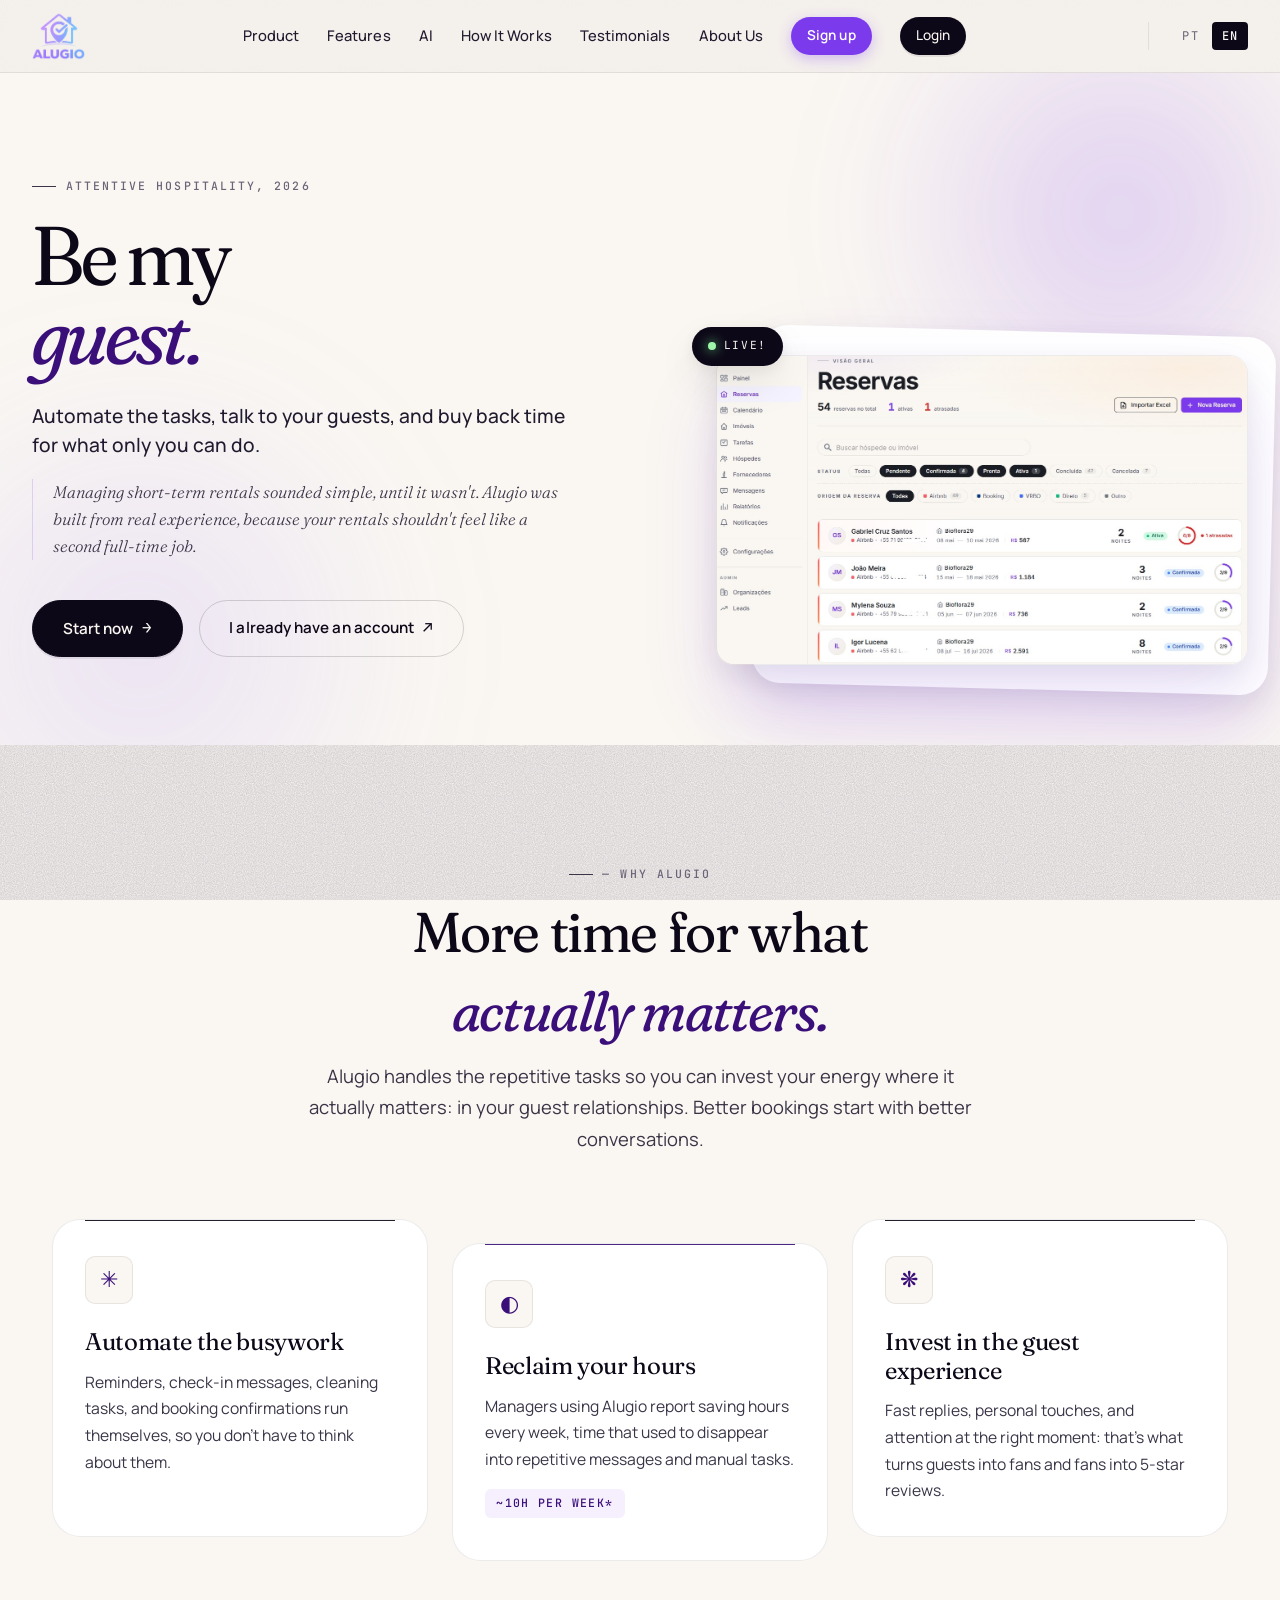
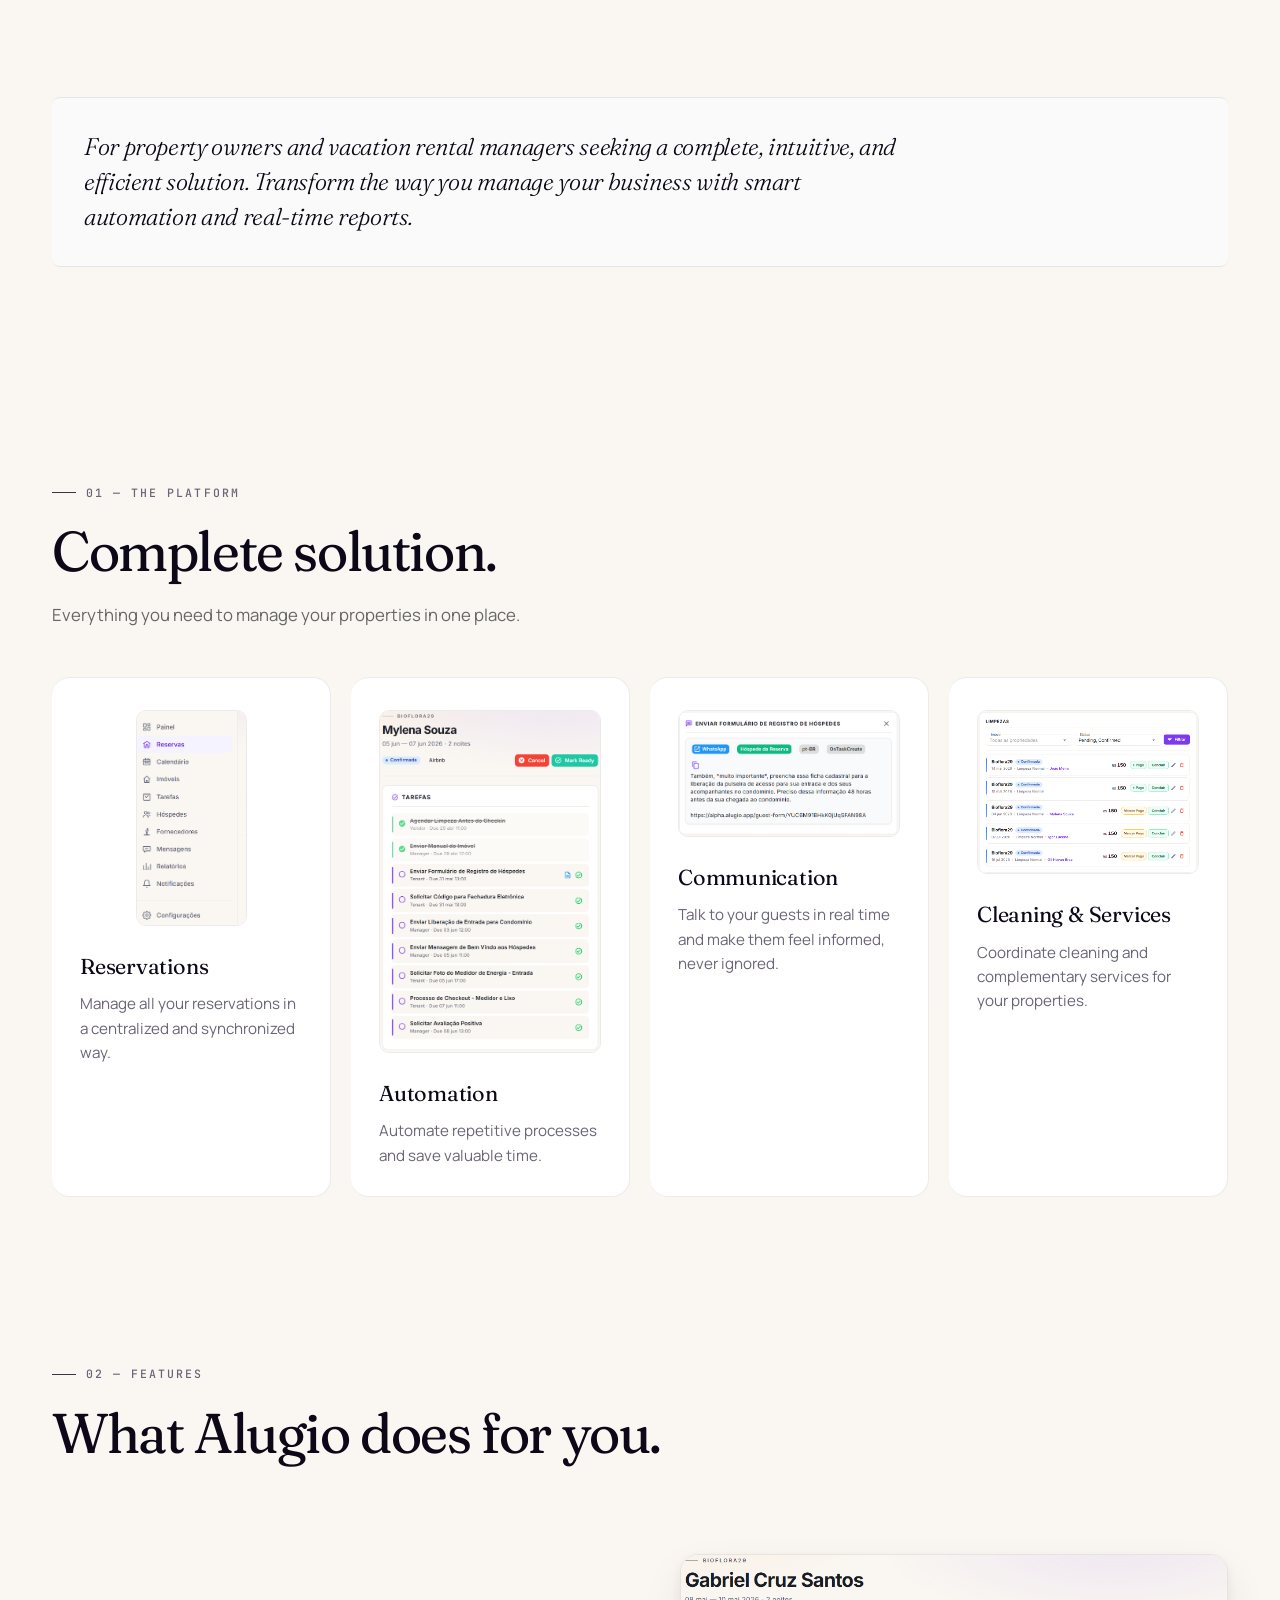
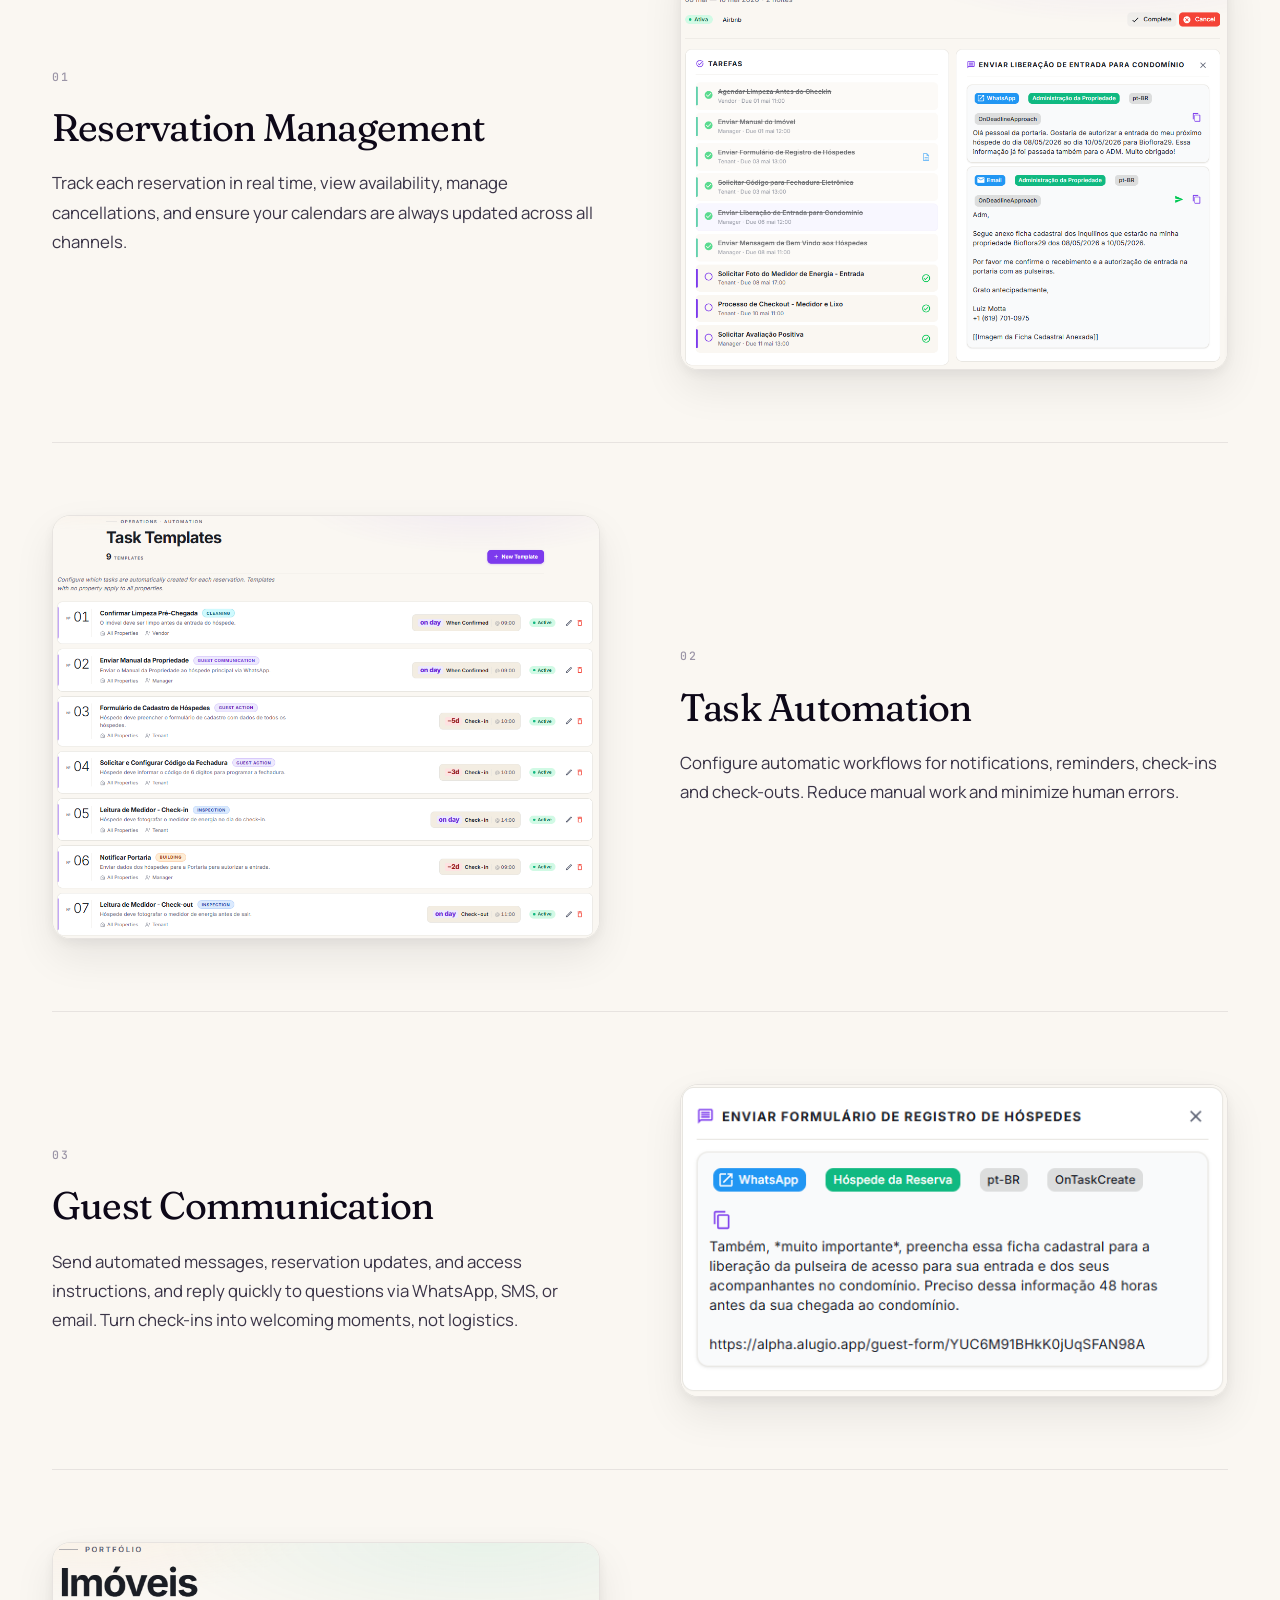
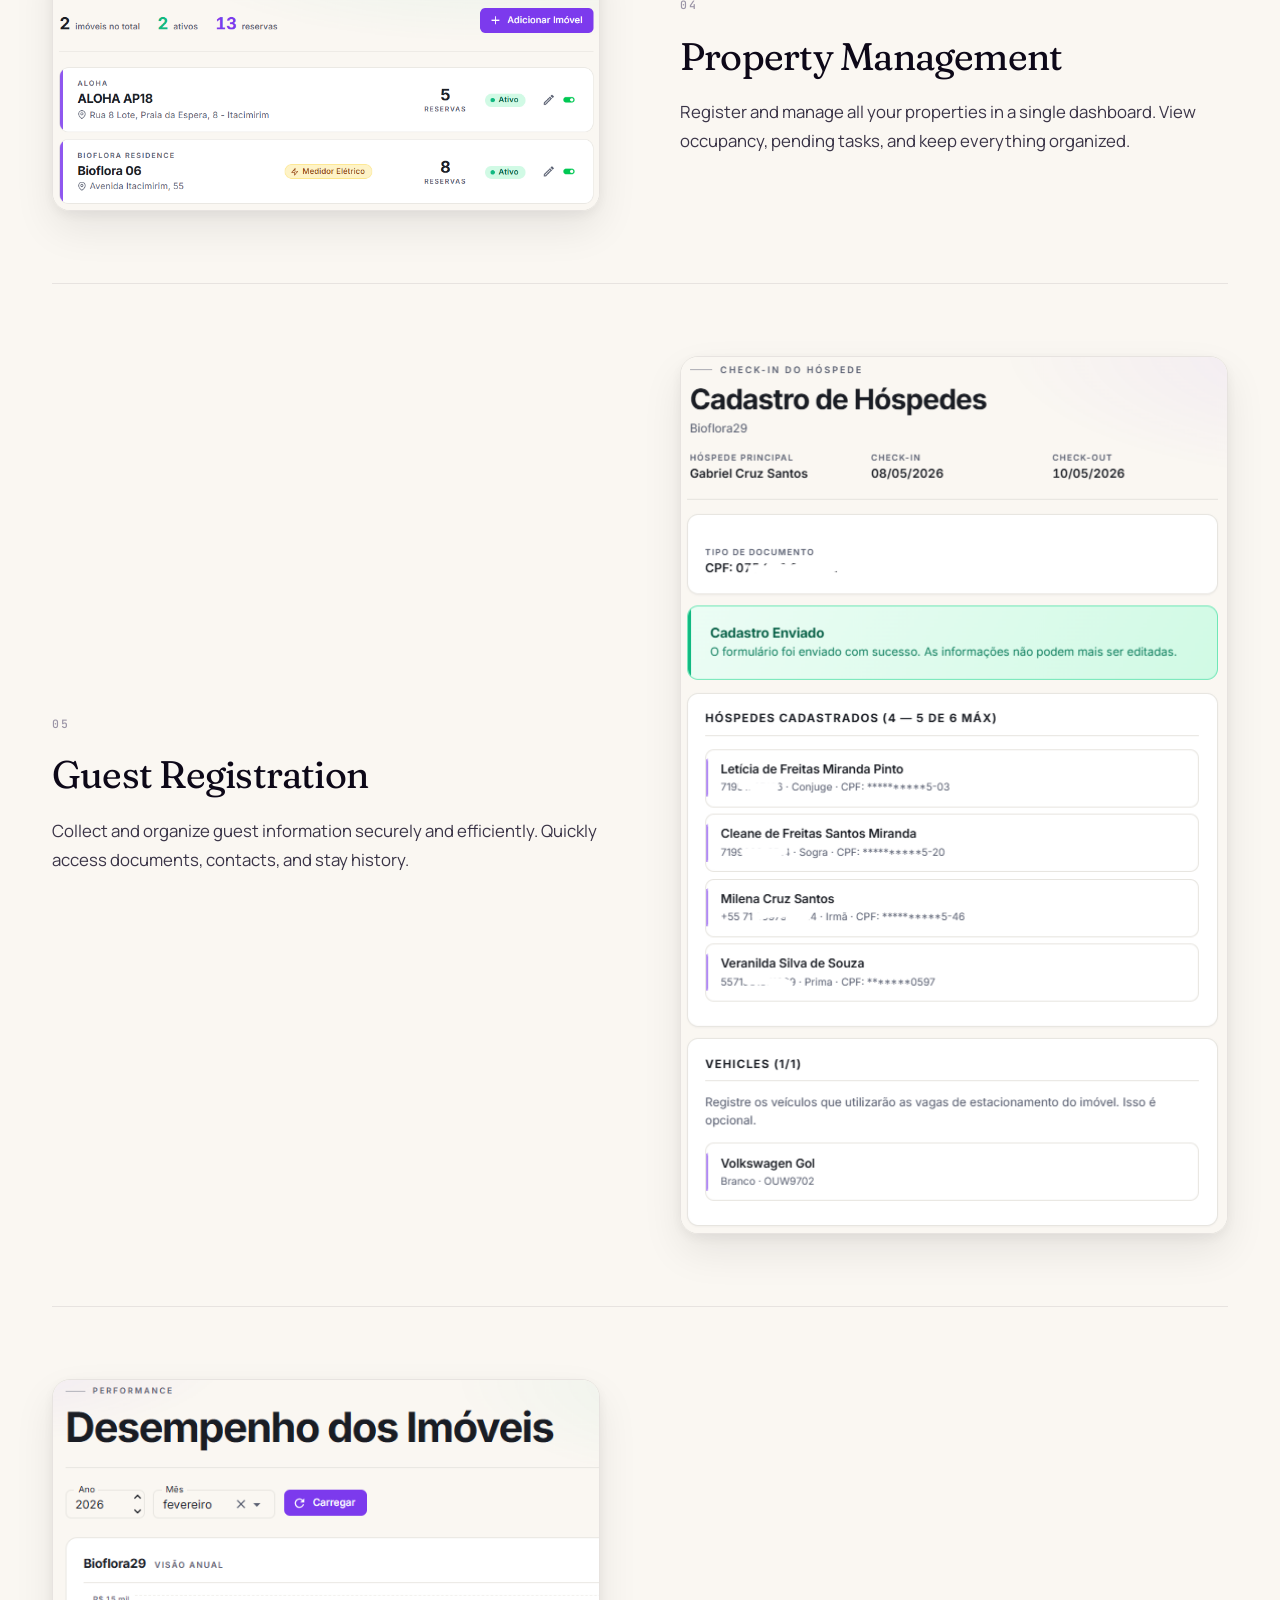
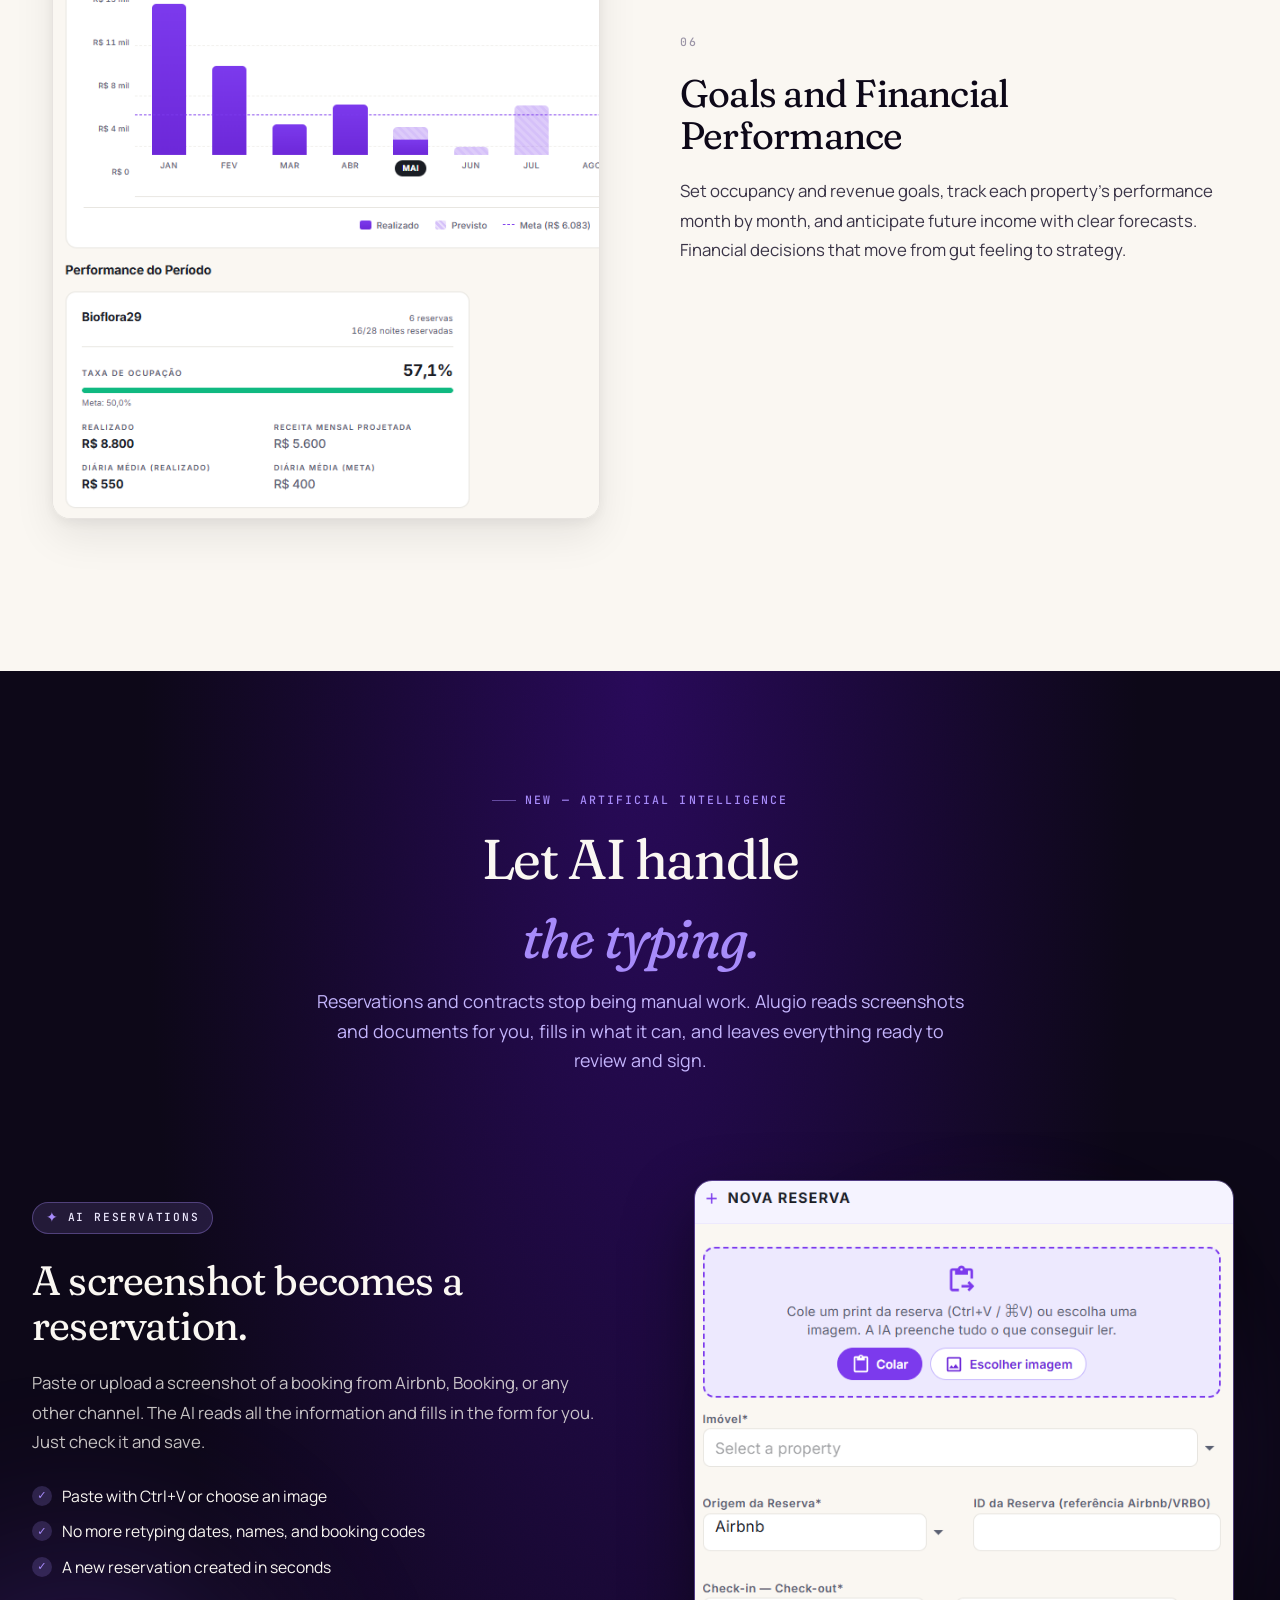
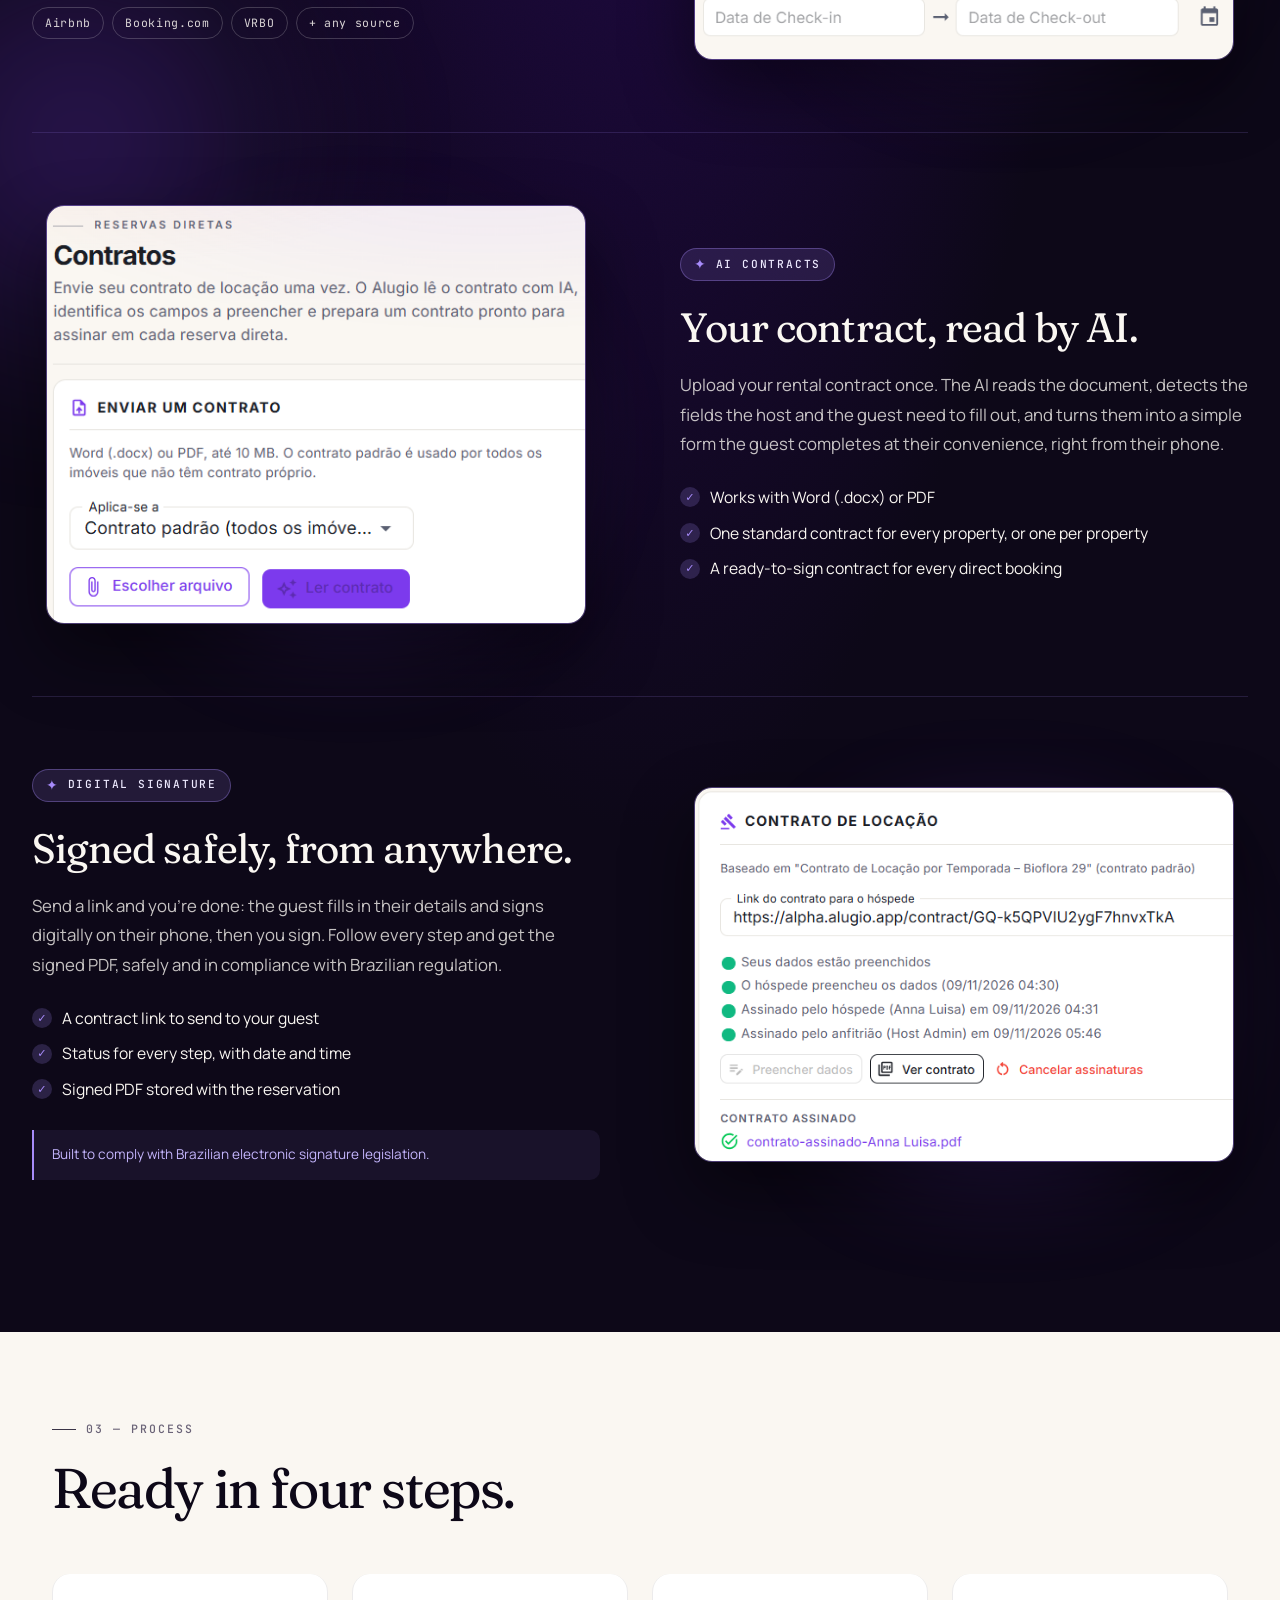
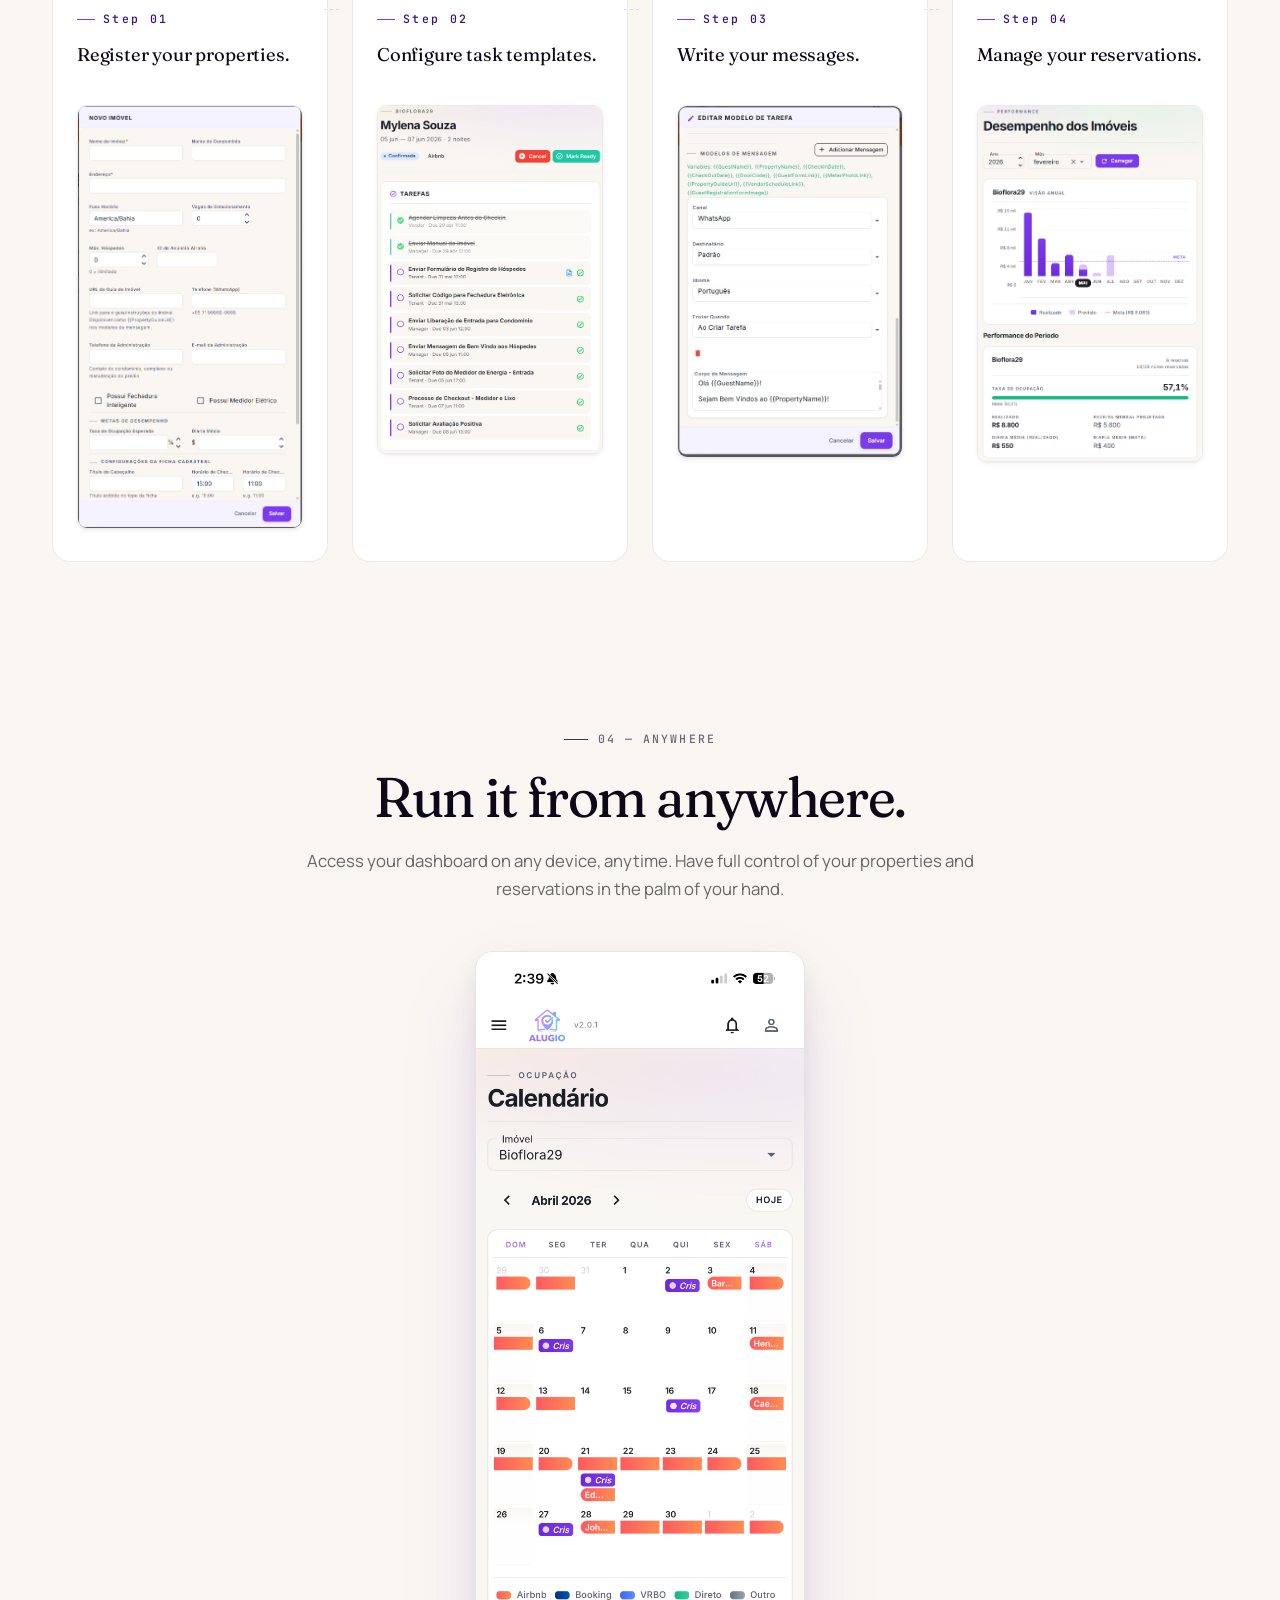
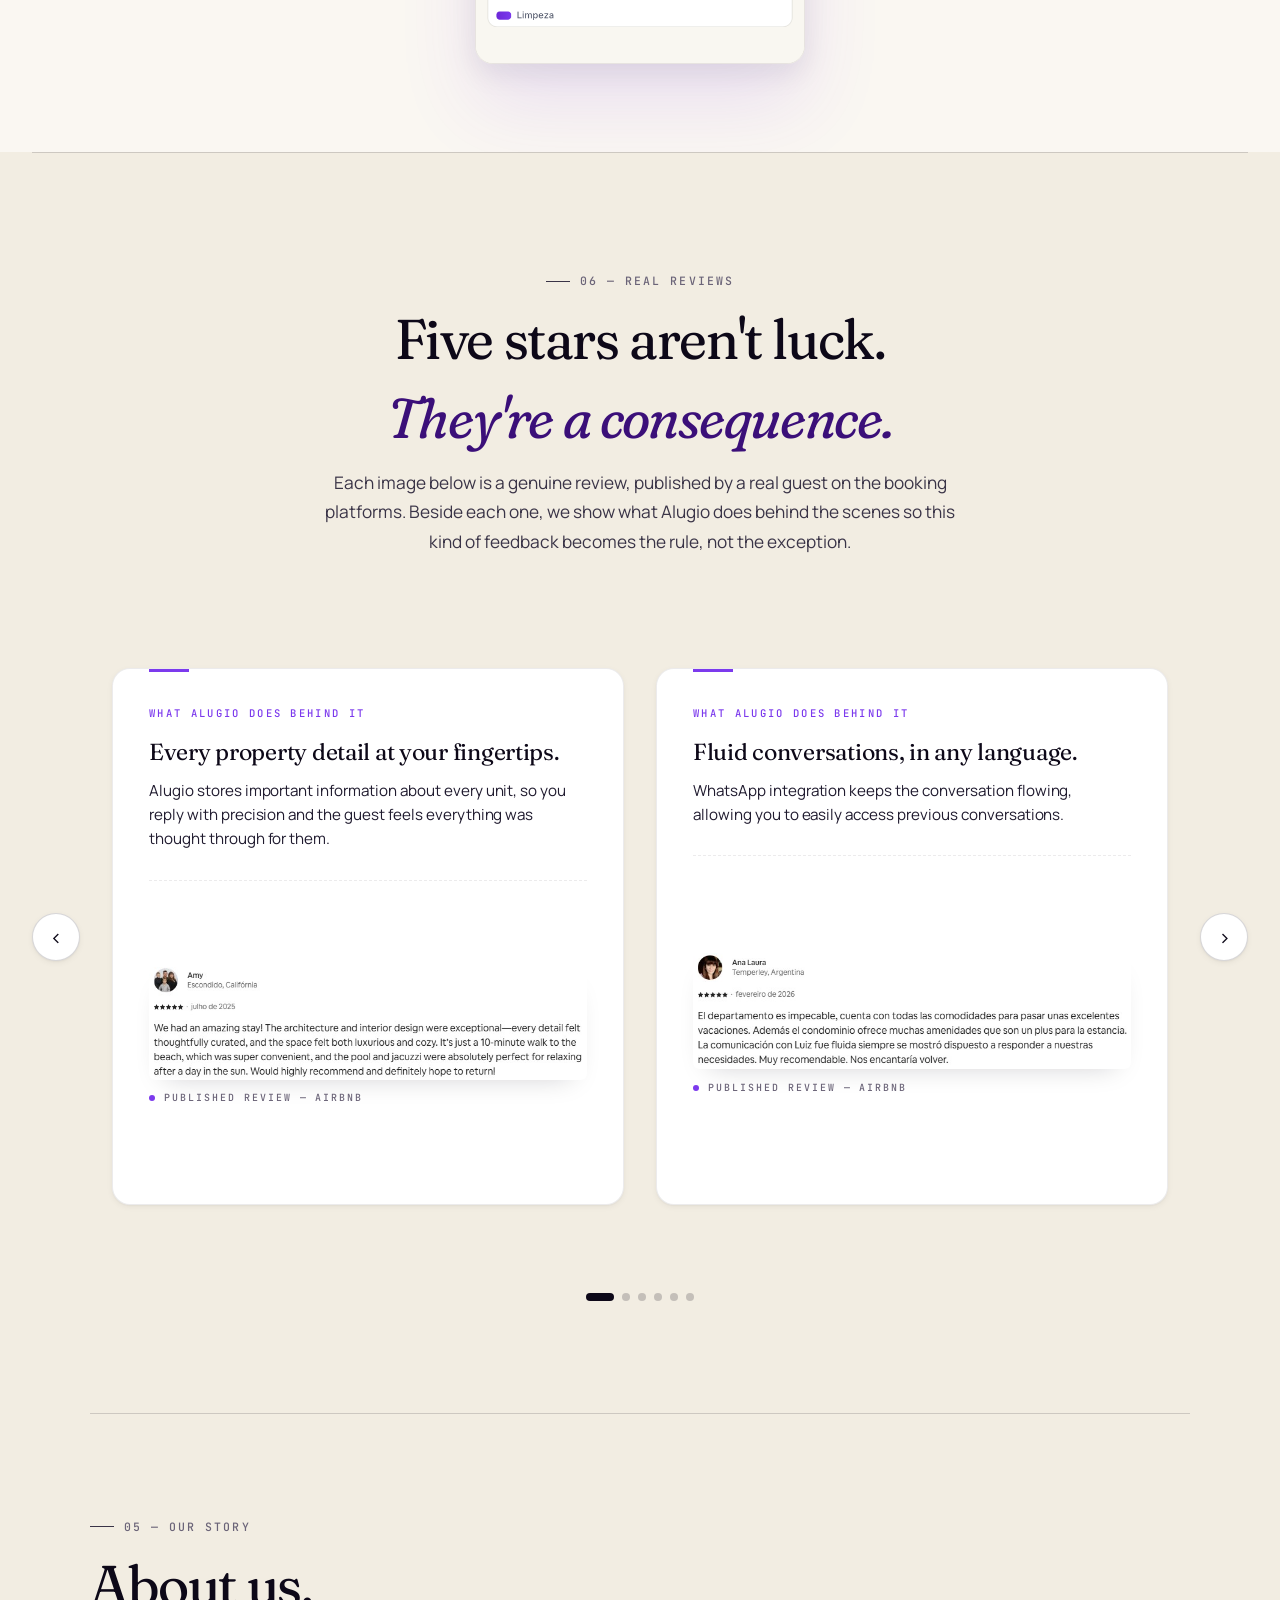
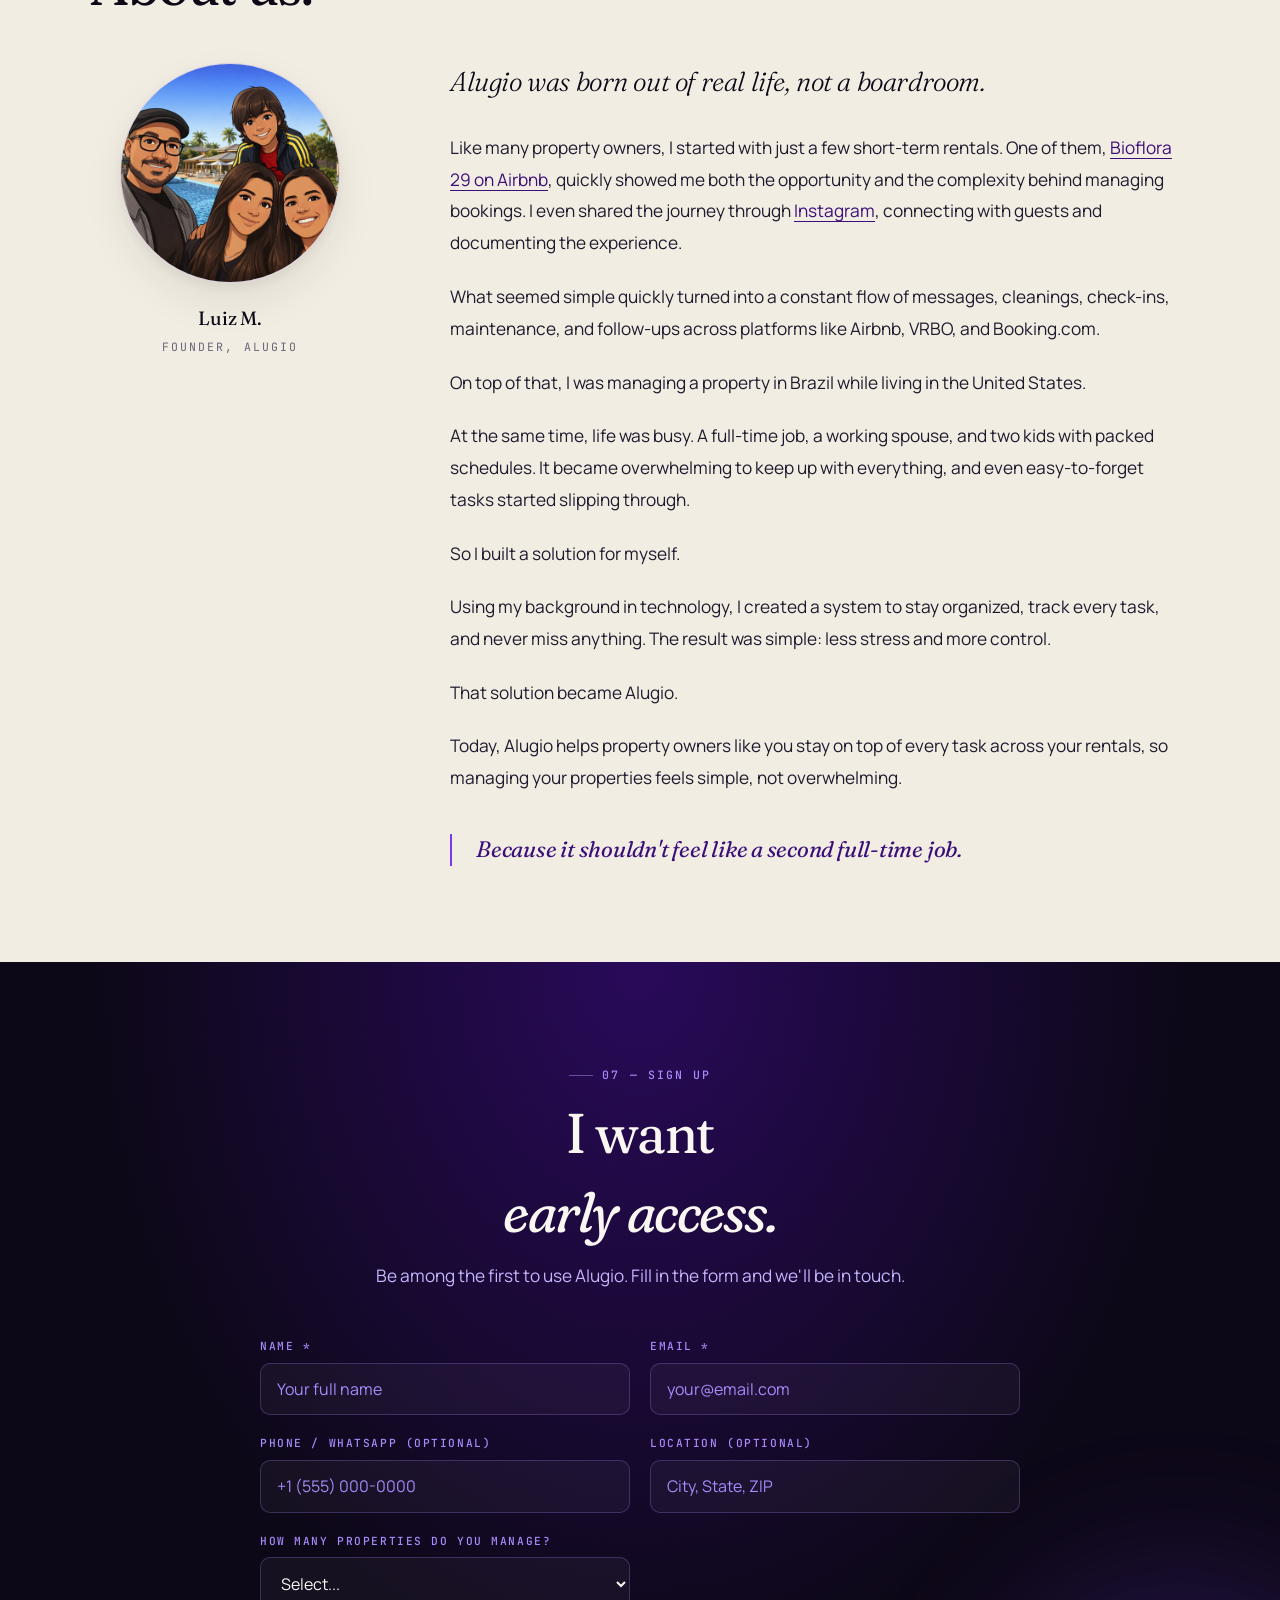
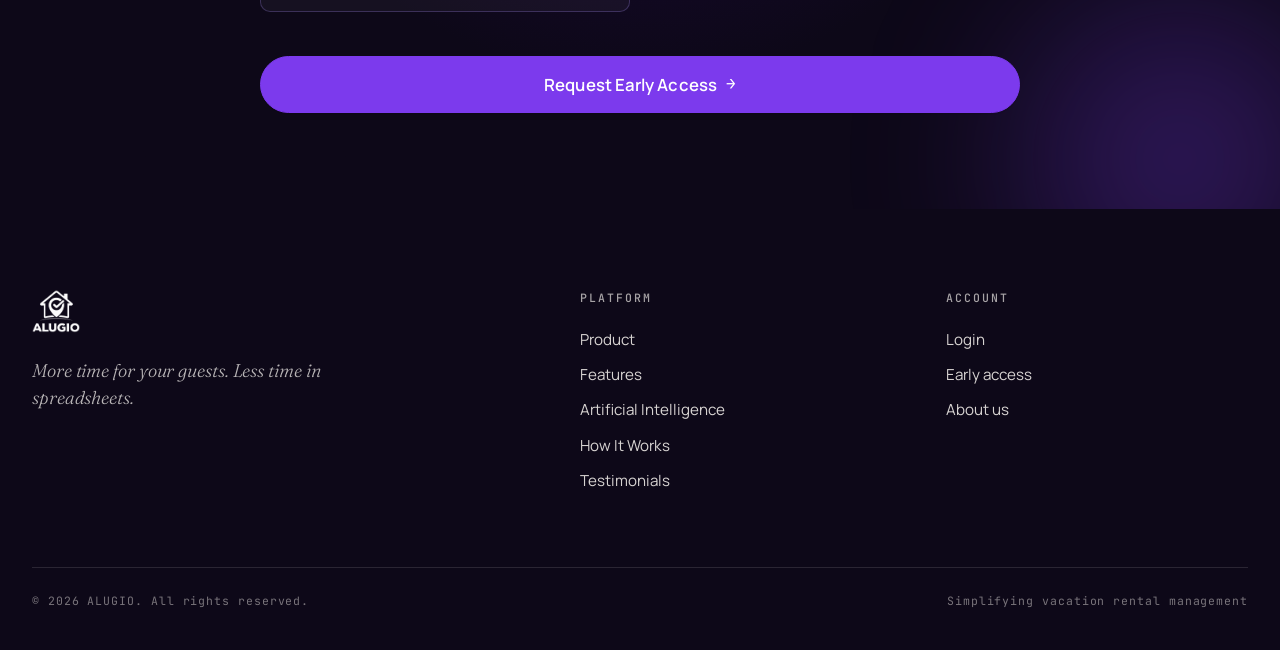
<file: wwwroot/index.html>
<!DOCTYPE html>
<html lang="pt">
<head>
    <meta charset="UTF-8">
    <meta name="viewport" content="width=device-width, initial-scale=1.0">
    <meta name="description" content="ALUGIO - Professional landing page for vacation rental property management">
    <title>ALUGIO - Gestão Simplificada de Aluguel de Temporada</title>

    <link rel="preconnect" href="https://fonts.googleapis.com">
    <link rel="preconnect" href="https://fonts.gstatic.com" crossorigin>
    <link rel="stylesheet" href="https://fonts.googleapis.com/css2?family=Fraunces:ital,opsz,wght,SOFT,WONK@0,9..144,300..700,0..100,0..1;1,9..144,300..700,0..100,0..1&family=JetBrains+Mono:wght@400;500&family=Manrope:wght@400;500;600;700&display=swap">

    <link rel="stylesheet" href="styles.css">
    <link rel="icon" type="image/png" href="assets/LOGO - SINGLE.png">

    <!-- Microsoft Clarity -->
    <script type="text/javascript">
        (function(c,l,a,r,i,t,y){
            c[a]=c[a]||function(){(c[a].q=c[a].q||[]).push(arguments)};
            t=l.createElement(r);t.async=1;t.src="https://www.clarity.ms/tag/"+i;
            y=l.getElementsByTagName(r)[0];y.parentNode.insertBefore(t,y);
        })(window, document, "clarity", "script", "w233c9wgcu");
    </script>
</head>
<body>
    <header>
        <div class="logo">
            <img src="assets/LOGO - SINGLE.png" alt="ALUGIO">
        </div>
        <nav id="main-nav">
            <a href="#produto" data-lang-pt="Produto" data-lang-en="Product">Produto</a>
            <a href="#funcionalidades" data-lang-pt="Recursos" data-lang-en="Features">Recursos</a>
            <a href="#ia" data-lang-pt="IA" data-lang-en="AI">IA</a>
            <a href="#como-funciona" data-lang-pt="Como Funciona" data-lang-en="How It Works">Como Funciona</a>
            <a href="#depoimentos" data-lang-pt="Depoimentos" data-lang-en="Testimonials">Depoimentos</a>
            <a href="#sobre" data-lang-pt="Sobre Nós" data-lang-en="About Us">Sobre Nós</a>
            <a href="#early-access" class="nav-signup" data-lang-pt="Inscreva-se" data-lang-en="Sign up">Inscreva-se</a>
            <a href="https://alpha.alugio.app" target="_blank" rel="noopener" class="nav-login" data-lang-pt="Entrar" data-lang-en="Login">Entrar</a>
            <div class="language-toggle-mobile">
                <button id="lang-pt-mobile" data-lang="pt">PT</button>
                <button id="lang-en-mobile" data-lang="en">EN</button>
            </div>
        </nav>
        <div class="language-toggle">
            <button id="lang-pt" class="active" data-lang="pt">PT</button>
            <button id="lang-en" data-lang="en">EN</button>
        </div>
        <button class="hamburger" id="hamburger" aria-label="Menu" aria-expanded="false">
            <span></span><span></span><span></span>
        </button>
    </header>

    <main>
        <!-- Hero Section -->
        <section id="produto" class="hero">
            <div class="hero-grid">
                <div class="hero-content reveal">
                    <span class="eyebrow" data-lang-pt="Hospitalidade atenciosa, 2026" data-lang-en="Attentive hospitality, 2026">Hospitalidade atenciosa, 2026</span>
                    <h1 class="hero-headline">
                        <span data-lang-pt="Sinta-se" data-lang-en="Be my">Sinta-se</span>
                        <em data-lang-pt="convidado." data-lang-en="guest.">convidado.</em>
                    </h1>
                    <p class="hero-subtitle" data-lang-pt="Automatize as tarefas, comunique-se com hóspedes e ganhe tempo para o que só você pode fazer." data-lang-en="Automate the tasks, talk to your guests, and buy back time for what only you can do.">Automatize as tarefas, comunique-se com hóspedes e ganhe tempo para o que só você pode fazer.</p>
                    <p class="hero-tagline" data-lang-pt="Gerenciar aluguéis de temporada parecia simples, até que deixou de ser. O Alugio foi criado a partir de experiência real, porque seus imóveis não deveriam parecer um segundo emprego em período integral." data-lang-en="Managing short-term rentals sounded simple, until it wasn't. Alugio was built from real experience, because your rentals shouldn't feel like a second full-time job.">Gerenciar aluguéis de temporada parecia simples, até que deixou de ser. O Alugio foi criado a partir de experiência real, porque seus imóveis não deveriam parecer um segundo emprego em período integral.</p>
                    <div class="hero-cta-row">
                        <button class="cta-button" id="hero-cta" data-lang-pt="Comece agora" data-lang-en="Start now">Comece agora</button>
                        <a class="cta-button cta-button--outline" href="https://alpha.alugio.app" target="_blank" rel="noopener" data-lang-pt="Já tenho conta" data-lang-en="I already have an account">Já tenho conta</a>
                    </div>
                </div>
                <div class="hero-visual reveal" style="--reveal-delay: 200ms;">
                    <div class="hero-badge" data-lang-pt="Já Disponivel!" data-lang-en="Live!">Já Disponível!</div>
                    <div class="hero-screenshot">
                        <img src="assets/reservas.jpg" alt="ALUGIO App">
                    </div>
                </div>
            </div>
        </section>

        <!-- More Time for What Matters -->
        <section class="more-time-section">
            <span class="eyebrow reveal" data-lang-pt="— Por quê Alugio" data-lang-en="— Why Alugio">— Por quê Alugio</span>
            <h2 class="section-title reveal" data-lang-pt="Mais tempo para o que importa:" data-lang-en="More time for what">Mais tempo para o que importa:</h2>
            <h2 class="section-title section-title-accent reveal" style="--reveal-delay: 100ms;" data-lang-pt="seus hóspedes." data-lang-en="actually matters.">seus hóspedes.</h2>
            <p class="section-description reveal" style="--reveal-delay: 200ms;" data-lang-pt="O Alugio cuida das tarefas repetitivas para que você possa investir sua energia onde ela faz diferença: na relação com seus hóspedes. Reservas melhores começam com conversas melhores." data-lang-en="Alugio handles the repetitive tasks so you can invest your energy where it actually matters: in your guest relationships. Better bookings start with better conversations.">O Alugio cuida das tarefas repetitivas para que você possa investir sua energia onde ela faz diferença: na relação com seus hóspedes. Reservas melhores começam com conversas melhores.</p>

            <div class="more-time-grid">
                <div class="outcome-card reveal">
                    <div class="outcome-icon" aria-hidden="true">✳</div>
                    <h3 data-lang-pt="Automatize o trabalho repetitivo" data-lang-en="Automate the busywork">Automatize o trabalho repetitivo</h3>
                    <p data-lang-pt="Lembretes, mensagens de check-in, tarefas de limpeza e confirmações de reserva rodam sozinhos, sem você precisar pensar neles." data-lang-en="Reminders, check-in messages, cleaning tasks, and booking confirmations run themselves, so you don't have to think about them.">Lembretes, mensagens de check-in, tarefas de limpeza e confirmações de reserva rodam sozinhos, sem você precisar pensar neles.</p>
                </div>

                <div class="outcome-card reveal" style="--reveal-delay: 120ms;">
                    <div class="outcome-icon" aria-hidden="true">◐</div>
                    <h3 data-lang-pt="Recupere suas horas" data-lang-en="Reclaim your hours">Recupere suas horas</h3>
                    <p data-lang-pt="Gestores que usam o Alugio relatam economizar horas toda semana, tempo que antes se perdia em mensagens repetitivas e tarefas manuais." data-lang-en="Managers using Alugio report saving hours every week, time that used to disappear into repetitive messages and manual tasks.">Gestores que usam o Alugio relatam economizar horas toda semana, tempo que antes se perdia em mensagens repetitivas e tarefas manuais.</p>
                    <span class="stat" data-lang-pt="~10h por semana*" data-lang-en="~10h per week*">~10h por semana*</span>
                </div>

                <div class="outcome-card reveal" style="--reveal-delay: 240ms;">
                    <div class="outcome-icon" aria-hidden="true">❋</div>
                    <h3 data-lang-pt="Invista na experiência do hóspede" data-lang-en="Invest in the guest experience">Invista na experiência do hóspede</h3>
                    <p data-lang-pt="Respostas rápidas, toques pessoais e atenção no momento certo: é isso que transforma hóspedes em fãs e fãs em avaliações 5 estrelas." data-lang-en="Fast replies, personal touches, and attention at the right moment: that's what turns guests into fans and fans into 5-star reviews.">Respostas rápidas, toques pessoais e atenção no momento certo: é isso que transforma hóspedes em fãs e fãs em avaliações 5 estrelas.</p>
                </div>
            </div>
        </section>

        <!-- Features Intro -->
        <section class="section">
            <div class="features-intro">
                <p data-lang-pt="Para proprietários e gestores de imóveis de aluguel de temporada que buscam uma solução completa, intuitiva e eficiente. Transforme a forma como você administra seus negócios com automação inteligente e relatórios em tempo real." data-lang-en="For property owners and vacation rental managers seeking a complete, intuitive, and efficient solution. Transform the way you manage your business with smart automation and real-time reports.">Para proprietários e gestores de imóveis de aluguel de temporada que buscam uma solução completa, intuitiva e eficiente. Transforme a forma como você administra seus negócios com automação inteligente e relatórios em tempo real.</p>
            </div>
        </section>

        <!-- Complete Solution Section -->
        <section id="funcionalidades" class="section">
            <span class="eyebrow reveal" data-lang-pt="01 — A plataforma" data-lang-en="01 — The platform">01 — A plataforma</span>
            <h2 class="section-title reveal" data-lang-pt="Solução completa." data-lang-en="Complete solution.">Solução completa.</h2>
            <p class="section-description reveal" style="--reveal-delay: 100ms;" data-lang-pt="Tudo o que você precisa para gerenciar suas propriedades em um único lugar." data-lang-en="Everything you need to manage your properties in one place.">Tudo o que você precisa para gerenciar suas propriedades em um único lugar.</p>

            <div class="features-grid">
                <div class="feature-card reveal">
                    <img src="assets/MenuBar-Reservas.png" alt="Reservas" class="img-half">
                    <h3 data-lang-pt="Reservas" data-lang-en="Reservations">Reservas</h3>
                    <p data-lang-pt="Gerencie todas as suas reservas de forma centralizada e sincronizada." data-lang-en="Manage all your reservations in a centralized and synchronized way.">Gerencie todas as suas reservas de forma centralizada e sincronizada.</p>
                </div>

                <div class="feature-card reveal" style="--reveal-delay: 100ms;">
                    <img src="assets/Reservas-Tarefas.png" alt="Automação">
                    <h3 data-lang-pt="Automação" data-lang-en="Automation">Automação</h3>
                    <p data-lang-pt="Automatize processos repetitivos e economize tempo valioso." data-lang-en="Automate repetitive processes and save valuable time.">Automatize processos repetitivos e economize tempo valioso.</p>
                </div>

                <div class="feature-card reveal" style="--reveal-delay: 200ms;">
                    <img src="assets/Tarefas-Mensagens.png" alt="Comunicação">
                    <h3 data-lang-pt="Comunicação" data-lang-en="Communication">Comunicação</h3>
                    <p data-lang-pt="Converse com seus hóspedes em tempo real e faça com que se sintam informados, nunca ignorados." data-lang-en="Talk to your guests in real time and make them feel informed, never ignored.">Converse com seus hóspedes em tempo real e faça com que se sintam informados, nunca ignorados.</p>
                </div>

                <div class="feature-card reveal" style="--reveal-delay: 300ms;">
                    <img src="assets/Fornecedores-Limpezas.png" alt="Limpezas">
                    <h3 data-lang-pt="Limpezas & Serviços" data-lang-en="Cleaning & Services">Limpezas & Serviços</h3>
                    <p data-lang-pt="Coordene limpezas e serviços complementares para suas propriedades." data-lang-en="Coordinate cleaning and complementary services for your properties.">Coordene limpezas e serviços complementares para suas propriedades.</p>
                </div>
            </div>
        </section>

        <!-- Features Detail Section -->
        <section class="section">
            <span class="eyebrow reveal" data-lang-pt="02 — Recursos" data-lang-en="02 — Features">02 — Recursos</span>
            <h2 class="section-title reveal" data-lang-pt="O que o Alugio faz por você." data-lang-en="What Alugio does for you.">O que o Alugio faz por você.</h2>

            <!-- Row 1: Gestão de Reservas -->
            <div class="detail-row">
                <div class="detail-text">
                    <h3 data-lang-pt="Gestão de Reservas" data-lang-en="Reservation Management">Gestão de Reservas</h3>
                    <p data-lang-pt="Acompanhe cada reserva em tempo real, visualize disponibilidades, gerencie cancelamentos e garanta que seus calendários estejam sempre atualizados em todos os canais." data-lang-en="Track each reservation in real time, view availability, manage cancellations, and ensure your calendars are always updated across all channels.">Acompanhe cada reserva em tempo real, visualize disponibilidades, gerencie cancelamentos e garanta que seus calendários estejam sempre atualizados em todos os canais.</p>
                </div>
                <div class="detail-image">
                    <img src="assets/Reservas-Detalhes.png" alt="Gestão de Reservas">
                </div>
            </div>

            <!-- Row 2: Automação de Tarefas (image left) -->
            <div class="detail-row reverse">
                <div class="detail-text">
                    <h3 data-lang-pt="Automação de Tarefas" data-lang-en="Task Automation">Automação de Tarefas</h3>
                    <p data-lang-pt="Configure fluxos de trabalho automáticos para notificações, lembretes, check-ins e check-outs. Reduza trabalho manual e minimize erros humanos." data-lang-en="Configure automatic workflows for notifications, reminders, check-ins and check-outs. Reduce manual work and minimize human errors.">Configure fluxos de trabalho automáticos para notificações, lembretes, check-ins e check-outs. Reduza trabalho manual e minimize erros humanos.</p>
                </div>
                <div class="detail-image">
                    <img src="assets/Tarefas-Modelos.png" alt="Automação de Tarefas">
                </div>
            </div>

            <!-- Row 3: Comunicação com Hóspedes -->
            <div class="detail-row">
                <div class="detail-text">
                    <h3 data-lang-pt="Comunicação com Hóspedes" data-lang-en="Guest Communication">Comunicação com Hóspedes</h3>
                    <p data-lang-pt="Envie mensagens automáticas, atualizações de reserva e instruções de acesso, e responda rapidamente a dúvidas via WhatsApp, SMS ou e-mail. Transforme check-ins em momentos de acolhimento, não em logística." data-lang-en="Send automated messages, reservation updates, and access instructions, and reply quickly to questions via WhatsApp, SMS, or email. Turn check-ins into welcoming moments, not logistics.">Envie mensagens automáticas, atualizações de reserva e instruções de acesso, e responda rapidamente a dúvidas via WhatsApp, SMS ou e-mail. Transforme check-ins em momentos de acolhimento, não em logística.</p>
                </div>
                <div class="detail-image">
                    <img src="assets/Tarefas-Mensagens.png" alt="Comunicação com Hóspedes">
                </div>
            </div>

            <!-- Row 4: Gestão de Imóveis (image left) -->
            <div class="detail-row reverse">
                <div class="detail-text">
                    <h3 data-lang-pt="Gestão de Imóveis" data-lang-en="Property Management">Gestão de Imóveis</h3>
                    <p data-lang-pt="Cadastre e gerencie todos os seus imóveis em um único painel. Visualize ocupação, tarefas pendentes e mantenha tudo organizado." data-lang-en="Register and manage all your properties in a single dashboard. View occupancy, pending tasks, and keep everything organized.">Cadastre e gerencie todos os seus imóveis em um único painel. Visualize ocupação, tarefas pendentes e mantenha tudo organizado.</p>
                </div>
                <div class="detail-image">
                    <img src="assets/Imoveis-list.png" alt="Gestão de Imóveis">
                </div>
            </div>

            <!-- Row 5: Cadastro de Hóspedes -->
            <div class="detail-row">
                <div class="detail-text">
                    <h3 data-lang-pt="Cadastro de Hóspedes" data-lang-en="Guest Registration">Cadastro de Hóspedes</h3>
                    <p data-lang-pt="Colete e organize as informações de todos os hóspedes de forma segura e eficiente. Tenha acesso rápido a documentos, contatos e histórico de estadias." data-lang-en="Collect and organize guest information securely and efficiently. Quickly access documents, contacts, and stay history.">Colete e organize as informações de todos os hóspedes de forma segura e eficiente. Tenha acesso rápido a documentos, contatos e histórico de estadias.</p>
                </div>
                <div class="detail-image">
                    <img src="assets/Reservas-FichaDeCadastro.png" alt="Cadastro de Hóspedes">
                </div>
            </div>

            <!-- Row 6: Metas e Performance Financeira (image left) -->
            <div class="detail-row reverse">
                <div class="detail-text">
                    <h3 data-lang-pt="Metas e Performance Financeira" data-lang-en="Goals and Financial Performance">Metas e Performance Financeira</h3>
                    <p data-lang-pt="Defina metas de ocupação e receita, acompanhe o desempenho de cada imóvel mês a mês e antecipe a receita futura com previsões claras. Decisões financeiras que deixam de ser intuição e passam a ser estratégia." data-lang-en="Set occupancy and revenue goals, track each property's performance month by month, and anticipate future income with clear forecasts. Financial decisions that move from gut feeling to strategy.">Defina metas de ocupação e receita, acompanhe o desempenho de cada imóvel mês a mês e antecipe a receita futura com previsões claras. Decisões financeiras que deixam de ser intuição e passam a ser estratégia.</p>
                </div>
                <div class="detail-image">
                    <img src="assets/Relatorio-Financeiro.png" alt="Relatório Financeiro e Metas">
                </div>
            </div>
        </section>

        <!-- AI Section -->
        <section id="ia" class="ai-section">
            <div class="ai-inner">
                <div class="ai-header">
                    <span class="eyebrow eyebrow--on-dark reveal" data-lang-pt="Novo — Inteligência artificial" data-lang-en="New — Artificial intelligence">Novo — Inteligência artificial</span>
                    <h2 class="section-title reveal" data-lang-pt="Deixe a IA cuidar" data-lang-en="Let AI handle">Deixe a IA cuidar</h2>
                    <h2 class="section-title section-title-accent reveal" style="--reveal-delay: 100ms;" data-lang-pt="da digitação." data-lang-en="the typing.">da digitação.</h2>
                    <p class="section-description reveal" style="--reveal-delay: 200ms;" data-lang-pt="Reservas e contratos deixam de ser trabalho manual. O Alugio lê prints e documentos para você, preenche o que consegue e deixa tudo pronto para revisar e assinar." data-lang-en="Reservations and contracts stop being manual work. Alugio reads screenshots and documents for you, fills in what it can, and leaves everything ready to review and sign.">Reservas e contratos deixam de ser trabalho manual. O Alugio lê prints e documentos para você, preenche o que consegue e deixa tudo pronto para revisar e assinar.</p>
                </div>

                <!-- AI Row 1: Reservation from a screenshot -->
                <article class="ai-row">
                    <div class="ai-text reveal">
                        <span class="ai-tag" data-lang-pt="Reservas com IA" data-lang-en="AI reservations">Reservas com IA</span>
                        <h3 data-lang-pt="Um print vira uma reserva." data-lang-en="A screenshot becomes a reservation.">Um print vira uma reserva.</h3>
                        <p data-lang-pt="Cole ou envie um print da reserva feita no Airbnb, no Booking ou em qualquer outro canal. A IA lê todas as informações e preenche o formulário para você. É só conferir e salvar." data-lang-en="Paste or upload a screenshot of a booking from Airbnb, Booking, or any other channel. The AI reads all the information and fills in the form for you. Just check it and save.">Cole ou envie um print da reserva feita no Airbnb, no Booking ou em qualquer outro canal. A IA lê todas as informações e preenche o formulário para você. É só conferir e salvar.</p>
                        <ul class="ai-points">
                            <li data-lang-pt="Cole com Ctrl+V ou escolha uma imagem" data-lang-en="Paste with Ctrl+V or choose an image">Cole com Ctrl+V ou escolha uma imagem</li>
                            <li data-lang-pt="Chega de redigitar datas, nomes e códigos de reserva" data-lang-en="No more retyping dates, names, and booking codes">Chega de redigitar datas, nomes e códigos de reserva</li>
                            <li data-lang-pt="Uma nova reserva criada em segundos" data-lang-en="A new reservation created in seconds">Uma nova reserva criada em segundos</li>
                        </ul>
                        <div class="ai-sources">
                            <span>Airbnb</span>
                            <span>Booking.com</span>
                            <span>VRBO</span>
                            <span data-lang-pt="+ qualquer origem" data-lang-en="+ any source">+ qualquer origem</span>
                        </div>
                    </div>
                    <figure class="ai-shot reveal" style="--reveal-delay: 150ms;">
                        <img src="assets/Reservation - AI.png" width="613" height="545" alt="Nova reserva com leitura por IA" loading="lazy">
                    </figure>
                </article>

                <!-- AI Row 2: Contract reading (image left) -->
                <article class="ai-row reverse">
                    <div class="ai-text reveal">
                        <span class="ai-tag" data-lang-pt="Contratos com IA" data-lang-en="AI contracts">Contratos com IA</span>
                        <h3 data-lang-pt="Seu contrato, lido pela IA." data-lang-en="Your contract, read by AI.">Seu contrato, lido pela IA.</h3>
                        <p data-lang-pt="Envie seu contrato de locação uma única vez. A IA lê o documento, identifica os campos que precisam ser preenchidos pelo anfitrião e pelo hóspede e transforma tudo em um formulário simples, que o hóspede preenche quando quiser, direto do celular." data-lang-en="Upload your rental contract once. The AI reads the document, detects the fields the host and the guest need to fill out, and turns them into a simple form the guest completes at their convenience, right from their phone.">Envie seu contrato de locação uma única vez. A IA lê o documento, identifica os campos que precisam ser preenchidos pelo anfitrião e pelo hóspede e transforma tudo em um formulário simples, que o hóspede preenche quando quiser, direto do celular.</p>
                        <ul class="ai-points">
                            <li data-lang-pt="Aceita Word (.docx) ou PDF" data-lang-en="Works with Word (.docx) or PDF">Aceita Word (.docx) ou PDF</li>
                            <li data-lang-pt="Um contrato padrão para todos os imóveis, ou um por imóvel" data-lang-en="One standard contract for every property, or one per property">Um contrato padrão para todos os imóveis, ou um por imóvel</li>
                            <li data-lang-pt="Um contrato pronto para assinar em cada reserva direta" data-lang-en="A ready-to-sign contract for every direct booking">Um contrato pronto para assinar em cada reserva direta</li>
                        </ul>
                    </div>
                    <figure class="ai-shot reveal" style="--reveal-delay: 150ms;">
                        <img src="assets/Contracts - AI.png" width="550" height="426" alt="Envio de contrato com leitura por IA" loading="lazy">
                    </figure>
                </article>

                <!-- AI Row 3: Digital signature -->
                <article class="ai-row">
                    <div class="ai-text reveal">
                        <span class="ai-tag" data-lang-pt="Assinatura digital" data-lang-en="Digital signature">Assinatura digital</span>
                        <h3 data-lang-pt="Assinado com segurança, de qualquer lugar." data-lang-en="Signed safely, from anywhere.">Assinado com segurança, de qualquer lugar.</h3>
                        <p data-lang-pt="Envie um link e pronto: o hóspede preenche os dados e assina digitalmente pelo celular, e você assina em seguida. Acompanhe cada etapa e receba o PDF assinado, com segurança e em conformidade com a legislação brasileira." data-lang-en="Send a link and you're done: the guest fills in their details and signs digitally on their phone, then you sign. Follow every step and get the signed PDF, safely and in compliance with Brazilian regulation.">Envie um link e pronto: o hóspede preenche os dados e assina digitalmente pelo celular, e você assina em seguida. Acompanhe cada etapa e receba o PDF assinado, com segurança e em conformidade com a legislação brasileira.</p>
                        <ul class="ai-points">
                            <li data-lang-pt="Um link do contrato para enviar ao hóspede" data-lang-en="A contract link to send to your guest">Um link do contrato para enviar ao hóspede</li>
                            <li data-lang-pt="Status de cada etapa, com data e hora" data-lang-en="Status for every step, with date and time">Status de cada etapa, com data e hora</li>
                            <li data-lang-pt="PDF assinado guardado junto da reserva" data-lang-en="Signed PDF stored with the reservation">PDF assinado guardado junto da reserva</li>
                        </ul>
                        <p class="ai-legal" data-lang-pt="Base legal: Medida Provisória nº 2.200-2/2001 (art. 10, § 2º) e Lei nº 14.063/2020, que reconhecem a validade jurídica das assinaturas eletrônicas no Brasil." data-lang-en="Built to comply with Brazilian electronic signature legislation.">Base legal: Medida Provisória nº 2.200-2/2001 (art. 10, § 2º) e Lei nº 14.063/2020, que reconhecem a validade jurídica das assinaturas eletrônicas no Brasil.</p>
                    </div>
                    <figure class="ai-shot reveal" style="--reveal-delay: 150ms;">
                        <img src="assets/Contract Management - Digital Signature.png" width="624" height="433" alt="Contrato de locação com assinatura digital" loading="lazy">
                    </figure>
                </article>
            </div>
        </section>

        <!-- Process Section -->
        <section id="como-funciona" class="section">
            <span class="eyebrow reveal" data-lang-pt="03 — Processo" data-lang-en="03 — Process">03 — Processo</span>
            <h2 class="section-title reveal" data-lang-pt="Pronto em quatro passos." data-lang-en="Ready in four steps.">Pronto em quatro passos.</h2>

            <div class="steps-container">
                <div class="step reveal">
                    <div class="step-number" data-lang-pt="Passo 01" data-lang-en="Step 01">Passo 01</div>
                    <div class="step-title" data-lang-pt="Cadastre seus imóveis." data-lang-en="Register your properties.">Cadastre seus imóveis.</div>
                    <img src="assets/Imovies-NovoImovel.png" alt="Cadastre seus imóveis">
                </div>
                <div class="step reveal" style="--reveal-delay: 100ms;">
                    <div class="step-number" data-lang-pt="Passo 02" data-lang-en="Step 02">Passo 02</div>
                    <div class="step-title" data-lang-pt="Configure modelos de tarefas." data-lang-en="Configure task templates.">Configure modelos de tarefas.</div>
                    <img src="assets/Reservas-Tarefas.png" alt="Configure seus modelos de tarefas">
                </div>
                <div class="step reveal" style="--reveal-delay: 200ms;">
                    <div class="step-number" data-lang-pt="Passo 03" data-lang-en="Step 03">Passo 03</div>
                    <div class="step-title" data-lang-pt="Escreva suas mensagens." data-lang-en="Write your messages.">Escreva suas mensagens.</div>
                    <img src="assets/Mensagem-Modelo.jpg" alt="Configure suas mensagens">
                </div>
                <div class="step reveal" style="--reveal-delay: 300ms;">
                    <div class="step-number" data-lang-pt="Passo 04" data-lang-en="Step 04">Passo 04</div>
                    <div class="step-title" data-lang-pt="Gerencie suas reservas." data-lang-en="Manage your reservations.">Gerencie suas reservas.</div>
                    <img src="assets/Relatorio-Desempenho.png" alt="Gerencie suas reservas">
                </div>
            </div>
        </section>

        <!-- Management Section -->
        <section id="anywhere" class="section">
            <span class="eyebrow reveal" data-lang-pt="04 — Mobilidade" data-lang-en="04 — Anywhere">04 — Mobilidade</span>
            <h2 class="section-title reveal" data-lang-pt="Gerencie de onde estiver." data-lang-en="Run it from anywhere.">Gerencie de onde estiver.</h2>
            <p class="section-description reveal" style="--reveal-delay: 100ms;" data-lang-pt="Acesse seu painel em qualquer dispositivo, a qualquer hora. Tenha controle total sobre suas propriedades e reservas na palma da sua mão." data-lang-en="Access your dashboard on any device, anytime. Have full control of your properties and reservations in the palm of your hand.">Acesse seu painel em qualquer dispositivo, a qualquer hora. Tenha controle total sobre suas propriedades e reservas na palma da sua mão.</p>
            <div class="management-screenshot reveal" style="--reveal-delay: 200ms;">
                <img src="assets/calendario.png" alt="Calendário ALUGIO">
            </div>
        </section>
    </main>

        <!-- Testimonials Section -->
    <!-- The images are real, unedited guest reviews. The copy on each card explains the Alugio capability behind that kind of feedback. -->
    <section id="depoimentos" class="testimonials-section">
        <div class="testimonials-inner">
            <span class="eyebrow reveal" data-lang-pt="06 — Avaliações reais" data-lang-en="06 — Real reviews">06 — Avaliações reais</span>
            <h2 class="section-title reveal" data-lang-pt="Cinco estrelas não são sorte." data-lang-en="Five stars aren't luck.">Cinco estrelas não são sorte.</h2>
            <h2 class="section-title section-title-accent reveal" style="--reveal-delay: 100ms;" data-lang-pt="São consequência." data-lang-en="They're a consequence.">São consequência.</h2>
            <p class="section-description reveal" style="--reveal-delay: 200ms;" data-lang-pt="Cada imagem abaixo é uma avaliação genuína, publicada por um hóspede real nas plataformas de reserva. Ao lado de cada uma, mostramos o que o Alugio faz nos bastidores para que esse tipo de feedback se repita, em vez de acontecer por acaso." data-lang-en="Each image below is a genuine review, published by a real guest on the booking platforms. Beside each one, we show what Alugio does behind the scenes so this kind of feedback becomes the rule, not the exception.">Cada imagem abaixo é uma avaliação genuína, publicada por um hóspede real nas plataformas de reserva. Ao lado de cada uma, mostramos o que o Alugio faz nos bastidores para que esse tipo de feedback se repita, em vez de acontecer por acaso.</p>

            <div class="carousel" id="testimonials-carousel">
                <button class="carousel-arrow prev" type="button" aria-label="Previous" aria-controls="testimonials-track">‹</button>

                <div class="carousel-viewport">
                    <div class="carousel-track" id="testimonials-track" aria-live="polite">

                        <article class="testimonial-card">
                            <div class="testimonial-card-inner">
                                <span class="testimonial-tag" data-lang-pt="O que o Alugio faz por trás" data-lang-en="What Alugio does behind it">O que o Alugio faz por trás</span>
                                <h3 class="testimonial-headline" data-lang-pt="Cada detalhe do imóvel ao alcance da mão." data-lang-en="Every property detail at your fingertips.">Cada detalhe do imóvel ao alcance da mão.</h3>
                                <p class="testimonial-blurb" data-lang-pt="O Alugio guarda informações importantes de cada unidade, assim você responde com precisão e o hóspede sente que tudo foi pensado para ele." data-lang-en="Alugio stores important information about every unit, so you reply with precision and the guest feels everything was thought through for them.">O Alugio guarda informações importantes de cada unidade, assim você responde com precisão e o hóspede sente que tudo foi pensado para ele.</p>
                                <figure class="testimonial-figure">
                                    <img class="testimonial-photo" src="assets/testimonials/amy.jpg" width="729" height="188" alt="Avaliação 5 estrelas de Amy, Escondido, Califórnia, julho de 2025" loading="lazy">
                                    <figcaption class="testimonial-caption" data-lang-pt="Avaliação publicada — Airbnb" data-lang-en="Published review — Airbnb">Avaliação publicada — Airbnb</figcaption>
                                </figure>
                            </div>
                        </article>

                        <article class="testimonial-card">
                            <div class="testimonial-card-inner">
                                <span class="testimonial-tag" data-lang-pt="O que o Alugio faz por trás" data-lang-en="What Alugio does behind it">O que o Alugio faz por trás</span>
                                <h3 class="testimonial-headline" data-lang-pt="Conversas fluidas, em qualquer idioma." data-lang-en="Fluid conversations, in any language.">Conversas fluidas, em qualquer idioma.</h3>
                                <p class="testimonial-blurb" data-lang-pt="A integração com o WhatsApp mantém o diálogo ágil, fazendo você acessar rapidamente as mensagens com os hóspedes." data-lang-en="WhatsApp integration keeps the conversation flowing, allowing you to easily access previous conversations.">A integração com o WhatsApp mantém o diálogo ágil, fazendo você acessar rapidamente as mensagens com os hóspedes.</p>
                                <figure class="testimonial-figure">
                                    <img class="testimonial-photo" src="assets/testimonials/analaura.jpg" width="719" height="191" alt="Avaliação 5 estrelas de Ana Laura, Temperley, Argentina, fevereiro de 2026" loading="lazy">
                                    <figcaption class="testimonial-caption" data-lang-pt="Avaliação publicada — Airbnb" data-lang-en="Published review — Airbnb">Avaliação publicada — Airbnb</figcaption>
                                </figure>
                            </div>
                        </article>

                        <article class="testimonial-card">
                            <div class="testimonial-card-inner">
                                <span class="testimonial-tag" data-lang-pt="O que o Alugio faz por trás" data-lang-en="What Alugio does behind it">O que o Alugio faz por trás</span>
                                <h3 class="testimonial-headline" data-lang-pt="Nenhum check-in perde um passo." data-lang-en="No check-in misses a step.">Nenhum check-in perde um passo.</h3>
                                <p class="testimonial-blurb" data-lang-pt="Tarefas automáticas lembram você do que precisa ser feito (boas-vindas, instruções, confirmações), para que cada chegada pareça planejada, mesmo na correria." data-lang-en="Automated tasks prompt you for what needs doing (welcome notes, instructions, confirmations), so every arrival feels planned, even when you're slammed.">Tarefas automáticas lembram você do que precisa ser feito (boas-vindas, instruções, confirmações), para que cada chegada pareça planejada, mesmo na correria.</p>
                                <figure class="testimonial-figure">
                                    <img class="testimonial-photo" src="assets/testimonials/beatriz.jpg" width="728" height="406" alt="Avaliação 5 estrelas de Beatriz" loading="lazy">
                                    <figcaption class="testimonial-caption" data-lang-pt="Avaliação publicada — Airbnb" data-lang-en="Published review — Airbnb">Avaliação publicada — Airbnb</figcaption>
                                </figure>
                            </div>
                        </article>

                        <article class="testimonial-card">
                            <div class="testimonial-card-inner">
                                <span class="testimonial-tag" data-lang-pt="O que o Alugio faz por trás" data-lang-en="What Alugio does behind it">O que o Alugio faz por trás</span>
                                <h3 class="testimonial-headline" data-lang-pt="Resposta rápida vira hábito." data-lang-en="Fast replies become a habit.">Resposta rápida vira hábito.</h3>
                                <p class="testimonial-blurb" data-lang-pt="Notificações inteligentes te alcançam no momento certo, antes que o hóspede precise repetir a pergunta. Comunicar bem deixa de exigir vigilância." data-lang-en="Smart notifications reach you at the right moment, before the guest has to ask twice. Good communication stops requiring constant vigilance.">Notificações inteligentes te alcançam no momento certo, antes que o hóspede precise repetir a pergunta. Comunicar bem deixa de exigir vigilância.</p>
                                <figure class="testimonial-figure">
                                    <img class="testimonial-photo" src="assets/testimonials/bruno.jpg" width="732" height="147" alt="Avaliação 5 estrelas de Bruno, Bahia, outubro de 2025" loading="lazy">
                                    <figcaption class="testimonial-caption" data-lang-pt="Avaliação publicada — Airbnb" data-lang-en="Published review — Airbnb">Avaliação publicada — Airbnb</figcaption>
                                </figure>
                            </div>
                        </article>

                        <article class="testimonial-card">
                            <div class="testimonial-card-inner">
                                <span class="testimonial-tag" data-lang-pt="O que o Alugio faz por trás" data-lang-en="What Alugio does behind it">O que o Alugio faz por trás</span>
                                <h3 class="testimonial-headline" data-lang-pt="O imóvel sempre pronto, sem exceção." data-lang-en="The property always ready — no exceptions.">O imóvel sempre pronto, sem exceção.</h3>
                                <p class="testimonial-blurb" data-lang-pt="Checklists de preparação e fotos de saída padronizam o que sai e o que entra. A sensação de “tudo no lugar” deixa de depender da memória de cada faxineiro." data-lang-en="Prep checklists and exit photos standardize every turnover. The feeling of “everything in place” stops depending on each cleaner's memory.">Checklists de preparação e fotos de saída padronizam o que sai e o que entra. A sensação de “tudo no lugar” deixa de depender da memória de cada faxineiro.</p>
                                <figure class="testimonial-figure">
                                    <img class="testimonial-photo" src="assets/testimonials/felipe.jpg" width="722" height="164" alt="Avaliação 5 estrelas de Felipe, Bahia, setembro de 2025" loading="lazy">
                                    <figcaption class="testimonial-caption" data-lang-pt="Avaliação publicada — Airbnb" data-lang-en="Published review — Airbnb">Avaliação publicada — Airbnb</figcaption>
                                </figure>
                            </div>
                        </article>

                        <article class="testimonial-card">
                            <div class="testimonial-card-inner">
                                <span class="testimonial-tag" data-lang-pt="O que o Alugio faz por trás" data-lang-en="What Alugio does behind it">O que o Alugio faz por trás</span>
                                <h3 class="testimonial-headline" data-lang-pt="Limpeza coordenada em segundo plano." data-lang-en="Cleaning coordinated in the background.">Limpeza coordenada em segundo plano.</h3>
                                <p class="testimonial-blurb" data-lang-pt="Tarefas de limpeza e confirmações são gerenciadas facilmente. Você para de orquestrar a limpeza manualmente, e o imóvel está pronto antes da próxima chave." data-lang-en="Cleaning tasks and confirmations are easily managed. You stop orchestrating manual cleaning tasks, and the property is ready before the next key drops.">Tarefas de limpeza e confirmações são gerenciadas facilmente. Você para de orquestrar a limpeza manualmente, e o imóvel está pronto antes da próxima chave.</p>
                                <figure class="testimonial-figure">
                                    <img class="testimonial-photo" src="assets/testimonials/jaciara.jpg" width="722" height="404" alt="Avaliação 5 estrelas de Jaciara" loading="lazy">
                                    <figcaption class="testimonial-caption" data-lang-pt="Avaliação publicada — Airbnb" data-lang-en="Published review — Airbnb">Avaliação publicada — Airbnb</figcaption>
                                </figure>
                            </div>
                        </article>

                        <article class="testimonial-card">
                            <div class="testimonial-card-inner">
                                <span class="testimonial-tag" data-lang-pt="O que o Alugio faz por trás" data-lang-en="What Alugio does behind it">O que o Alugio faz por trás</span>
                                <h3 class="testimonial-headline" data-lang-pt="Crescer sem ampliar a equipe." data-lang-en="Grow without growing the team.">Crescer sem ampliar a equipe.</h3>
                                <p class="testimonial-blurb" data-lang-pt="A plataforma escala com você: dezenas de unidades, mesma operação, sem perder o cuidado individual que faz cada hóspede voltar." data-lang-en="The platform scales with you: dozens of units, one operation, without losing the individual care that brings each guest back.">A plataforma escala com você: dezenas de unidades, mesma operação, sem perder o cuidado individual que faz cada hóspede voltar.</p>
                                <figure class="testimonial-figure">
                                    <img class="testimonial-photo" src="assets/testimonials/jailma.jpg" width="724" height="164" alt="Avaliação 5 estrelas de Jailma" loading="lazy">
                                    <figcaption class="testimonial-caption" data-lang-pt="Avaliação publicada — Airbnb" data-lang-en="Published review — Airbnb">Avaliação publicada — Airbnb</figcaption>
                                </figure>
                            </div>
                        </article>

                        <article class="testimonial-card">
                            <div class="testimonial-card-inner">
                                <span class="testimonial-tag" data-lang-pt="O que o Alugio faz por trás" data-lang-en="What Alugio does behind it">O que o Alugio faz por trás</span>
                                <h3 class="testimonial-headline" data-lang-pt="Cadastro de hóspede sem fricção." data-lang-en="Guest registration without friction.">Cadastro de hóspede sem fricção.</h3>
                                <p class="testimonial-blurb" data-lang-pt="O cadastro digital substitui planilhas Excel, PDFs e fotos manuais. O hóspede preenche diretamente no sistema, e os dados são enviados automaticamente para a portaria." data-lang-en="Digital registration replaces Excel sheets, paper forms, and manual photos. Guests fill out the form directly in the system, and it is automatically sent to the building managers.">O cadastro digital substitui planilhas Excel, PDFs e fotos manuais. O hóspede preenche diretamente no sistema, e os dados são enviados automaticamente para a portaria.</p>
                                <figure class="testimonial-figure">
                                    <img class="testimonial-photo" src="assets/testimonials/juliana.jpg" width="684" height="287" alt="Avaliação 5 estrelas de Juliana" loading="lazy">
                                    <figcaption class="testimonial-caption" data-lang-pt="Avaliação publicada — Airbnb" data-lang-en="Published review — Airbnb">Avaliação publicada — Airbnb</figcaption>
                                </figure>
                            </div>
                        </article>

                        <article class="testimonial-card">
                            <div class="testimonial-card-inner">
                                <span class="testimonial-tag" data-lang-pt="O que o Alugio faz por trás" data-lang-en="What Alugio does behind it">O que o Alugio faz por trás</span>
                                <h3 class="testimonial-headline" data-lang-pt="Modelos de tarefa para nada escapar." data-lang-en="Task templates so nothing slips.">Modelos de tarefa para nada escapar.</h3>
                                <p class="testimonial-blurb" data-lang-pt="Cada operação segue um roteiro pré-configurado (mensagem de boas-vindas, manual da propriedade, solicitação de informações e tudo antes e depois do check-in), então o padrão se repete mesmo na alta temporada, mesmo com gente nova na equipe." data-lang-en="Every operation follows a preset script (welcome message, scheduled cleaning tasks, information gathering, everything before and after check-in), so the standard holds at peak season, even with new people on the team.">Cada operação segue um roteiro pré-configurado (mensagem de boas-vindas, manual da propriedade, solicitação de informações e tudo antes e depois do check-in), então o padrão se repete mesmo na alta temporada, mesmo com gente nova na equipe.</p>
                                <figure class="testimonial-figure">
                                    <img class="testimonial-photo" src="assets/testimonials/lucas.jpg" width="714" height="164" alt="Avaliação 5 estrelas de Lucas" loading="lazy">
                                    <figcaption class="testimonial-caption" data-lang-pt="Avaliação publicada — Airbnb" data-lang-en="Published review — Airbnb">Avaliação publicada — Airbnb</figcaption>
                                </figure>
                            </div>
                        </article>

                        <article class="testimonial-card">
                            <div class="testimonial-card-inner">
                                <span class="testimonial-tag" data-lang-pt="O que o Alugio faz por trás" data-lang-en="What Alugio does behind it">O que o Alugio faz por trás</span>
                                <h3 class="testimonial-headline" data-lang-pt="Reservas, finanças e conversa em um só lugar." data-lang-en="Bookings, finance and conversation in one place.">Reservas, finanças e conversa em um só lugar.</h3>
                                <p class="testimonial-blurb" data-lang-pt="Um painel só reúne tudo: nada de planilhas paralelas, nada de juntar prints. A operação fica clara, rápida e confiável, para você e para quem confia em você." data-lang-en="A single dashboard ties everything together: no parallel spreadsheets, no piecing screenshots back together. Operations stay clear, fast and reliable, for you and for the people relying on you.">Um painel só reúne tudo: nada de planilhas paralelas, nada de juntar prints. A operação fica clara, rápida e confiável, para você e para quem confia em você.</p>
                                <figure class="testimonial-figure">
                                    <img class="testimonial-photo" src="assets/testimonials/marcelo.jpg" width="729" height="184" alt="Avaliação 5 estrelas de Marcelo" loading="lazy">
                                    <figcaption class="testimonial-caption" data-lang-pt="Avaliação publicada — Airbnb" data-lang-en="Published review — Airbnb">Avaliação publicada — Airbnb</figcaption>
                                </figure>
                            </div>
                        </article>

                        <article class="testimonial-card">
                            <div class="testimonial-card-inner">
                                <span class="testimonial-tag" data-lang-pt="O que o Alugio faz por trás" data-lang-en="What Alugio does behind it">O que o Alugio faz por trás</span>
                                <h3 class="testimonial-headline" data-lang-pt="Mais imóveis, sem mais pessoas." data-lang-en="More properties, not more people.">Mais imóveis, sem mais pessoas.</h3>
                                <p class="testimonial-blurb" data-lang-pt="A automação cuida do trabalho repetitivo. Você cuida das pessoas e das decisões importantes, e cresce de dois para cinco imóveis sem precisar contratar." data-lang-en="Automation handles the repetitive work. You handle the people and the important calls, and grow from two to five properties without hiring.">A automação cuida do trabalho repetitivo. Você cuida das pessoas e das decisões importantes, e cresce de dois para cinco imóveis sem precisar contratar.</p>
                                <figure class="testimonial-figure">
                                    <img class="testimonial-photo" src="assets/testimonials/nana.jpg" width="726" height="257" alt="Avaliação 5 estrelas de Nana" loading="lazy">
                                    <figcaption class="testimonial-caption" data-lang-pt="Avaliação publicada — Airbnb" data-lang-en="Published review — Airbnb">Avaliação publicada — Airbnb</figcaption>
                                </figure>
                            </div>
                        </article>

                        <article class="testimonial-card">
                            <div class="testimonial-card-inner">
                                <span class="testimonial-tag" data-lang-pt="O que o Alugio faz por trás" data-lang-en="What Alugio does behind it">O que o Alugio faz por trás</span>
                                <h3 class="testimonial-headline" data-lang-pt="Acompanhamento financeiro e de performance de aluguel." data-lang-en="Financial reports and rental performance review.">Acompanhamento financeiro e de performance de aluguel.</h3>
                                <p class="testimonial-blurb" data-lang-pt="Cadastre metas de aluguel e ocupação e faça o acompanhamento de performance de cada propriedade. O Alugio te ajuda a identificar como melhorar o seu retorno financeiro." data-lang-en="Set rental goals and occupancy targets, and track the results. Alugio helps you identify how to improve your bottom line.">Cadastre metas de aluguel e ocupação e faça o acompanhamento de performance de cada propriedade. O Alugio te ajuda a identificar como melhorar o seu retorno financeiro.</p>
                                <figure class="testimonial-figure">
                                    <img class="testimonial-photo" src="assets/testimonials/priscila.jpg" width="717" height="165" alt="Avaliação 5 estrelas de Priscila" loading="lazy">
                                    <figcaption class="testimonial-caption" data-lang-pt="Avaliação publicada — Airbnb" data-lang-en="Published review — Airbnb">Avaliação publicada — Airbnb</figcaption>
                                </figure>
                            </div>
                        </article>

                    </div>
                </div>

                <button class="carousel-arrow next" type="button" aria-label="Next" aria-controls="testimonials-track">›</button>
            </div>

            <div class="carousel-dots" id="testimonials-dots"></div>
        </div>
    </section>

    <!-- About Us Section -->
    <section id="sobre" class="about-section">
        <div class="about-inner">
        <span class="eyebrow reveal" data-lang-pt="05 — Nossa história" data-lang-en="05 — Our story">05 — Nossa história</span>
        <h2 class="section-title reveal" data-lang-pt="Sobre nós." data-lang-en="About us.">Sobre nós.</h2>

        <div class="about-layout">
            <div class="about-avatar">
                <img src="assets/AboutUs-Avatar.png" alt="Founder">
                <div class="avatar-name">Luiz M.</div>
                <div class="avatar-role" data-lang-pt="Fundador, Alugio" data-lang-en="Founder, Alugio">Fundador, Alugio</div>
            </div>

        <!-- English -->
        <div class="about-text lang-block" data-lang-block="en">
            <p>Alugio was born out of real life, not a boardroom.</p>
            <p>Like many property owners, I started with just a few short-term rentals. One of them, <a href="http://airbnb.com/h/bioflora29" target="_blank" rel="noopener noreferrer">Bioflora 29 on Airbnb</a>, quickly showed me both the opportunity and the complexity behind managing bookings. I even shared the journey through <a href="https://www.instagram.com/bioflora29" target="_blank" rel="noopener noreferrer">Instagram</a>, connecting with guests and documenting the experience.</p>
            <p>What seemed simple quickly turned into a constant flow of messages, cleanings, check-ins, maintenance, and follow-ups across platforms like Airbnb, VRBO, and Booking.com.</p>
            <p>On top of that, I was managing a property in Brazil while living in the United States.</p>
            <p>At the same time, life was busy. A full-time job, a working spouse, and two kids with packed schedules. It became overwhelming to keep up with everything, and even easy-to-forget tasks started slipping through.</p>
            <p>So I built a solution for myself.</p>
            <p>Using my background in technology, I created a system to stay organized, track every task, and never miss anything. The result was simple: less stress and more control.</p>
            <p>That solution became Alugio.</p>
            <p>Today, Alugio helps property owners like you stay on top of every task across your rentals, so managing your properties feels simple, not overwhelming.</p>
            <p class="closing">Because it shouldn't feel like a second full-time job.</p>
        </div>

        <!-- Portuguese -->
        <div class="about-text lang-block active" data-lang-block="pt">
            <p>O Alugio nasceu da vida real, não de uma sala de reuniões.</p>
            <p>Como muitos proprietários, comecei com apenas alguns imóveis para aluguel de temporada. Um deles, o <a href="http://airbnb.com.br/h/bioflora29" target="_blank" rel="noopener noreferrer">Bioflora 29 no Airbnb</a>, rapidamente me mostrou tanto a oportunidade quanto a complexidade de gerenciar reservas. Cheguei até a compartilhar a jornada pelo <a href="https://www.instagram.com/bioflora29" target="_blank" rel="noopener noreferrer">Instagram</a>, conectando-me com hóspedes e documentando a experiência.</p>
            <p>O que parecia simples rapidamente se transformou em um fluxo constante de mensagens, limpezas, check-ins, manutenções e acompanhamentos em plataformas como Airbnb, VRBO e Booking.com.</p>
            <p>Além disso, eu gerenciava um imóvel no Brasil morando nos Estados Unidos.</p>
            <p>Ao mesmo tempo, a vida estava agitada. Emprego em período integral, cônjuge trabalhando, e dois filhos com agendas cheias. Ficou difícil acompanhar tudo, e até tarefas simples começaram a escapar.</p>
            <p>Então criei uma solução para mim mesmo.</p>
            <p>Usando minha experiência em tecnologia, desenvolvi um sistema para me manter organizado, acompanhar cada tarefa e nunca perder nada. O resultado foi simples: menos estresse e mais controle.</p>
            <p>Essa solução se tornou o Alugio.</p>
            <p>Hoje, o Alugio ajuda proprietários como você a manterem o controle de cada tarefa nos seus imóveis, para que gerenciar suas propriedades seja simples e não algo opressor.</p>
            <p class="closing">Porque isso não deveria parecer um segundo emprego em período integral.</p>
        </div>

        </div><!-- end about-layout -->
        </div><!-- end about-inner -->
    </section>


    <!-- Lead Capture Section -->
    <section id="early-access" class="lead-section">
        <div class="lead-inner">
            <span class="eyebrow eyebrow--on-dark reveal" data-lang-pt="07 — Inscreva-se" data-lang-en="07 — Sign up">07 — Inscreva-se</span>
            <h2 class="section-title reveal" data-lang-pt="Quero acesso" data-lang-en="I want">Quero acesso</h2>
            <h2 class="section-title section-title-accent reveal" style="--reveal-delay: 100ms;" data-lang-pt="antecipado." data-lang-en="early access.">antecipado.</h2>
            <p class="section-description reveal" style="--reveal-delay: 200ms;" data-lang-pt="Seja um dos primeiros a usar o Alugio. Preencha o formulário e entraremos em contato." data-lang-en="Be among the first to use Alugio. Fill in the form and we'll be in touch.">Seja um dos primeiros a usar o Alugio. Preencha o formulário e entraremos em contato.</p>

            <form id="lead-form" novalidate>
                <div class="form-row">
                    <div class="form-group">
                        <label for="lead-name" data-lang-pt="Nome *" data-lang-en="Name *">Nome *</label>
                        <input type="text" id="lead-name" name="name" required
                            data-placeholder-pt="Seu nome completo"
                            data-placeholder-en="Your full name"
                            placeholder="Seu nome completo">
                    </div>
                    <div class="form-group">
                        <label for="lead-email" data-lang-pt="E-mail *" data-lang-en="Email *">E-mail *</label>
                        <input type="email" id="lead-email" name="email" required
                            data-placeholder-pt="seu@email.com"
                            data-placeholder-en="your@email.com"
                            placeholder="seu@email.com">
                    </div>
                </div>

                <div class="form-row">
                    <div class="form-group">
                        <label for="lead-phone" data-lang-pt="Telefone / WhatsApp (opcional)" data-lang-en="Phone / WhatsApp (optional)">Telefone / WhatsApp (opcional)</label>
                        <input type="tel" id="lead-phone" name="phone"
                            data-placeholder-pt="+55 (11) 99999-9999"
                            data-placeholder-en="+1 (555) 000-0000"
                            placeholder="+55 (11) 99999-9999">
                    </div>
                    <div class="form-group">
                        <label for="lead-location" data-lang-pt="Localização (opcional)" data-lang-en="Location (optional)">Localização (opcional)</label>
                        <input type="text" id="lead-location" name="location"
                            data-placeholder-pt="Cidade, Estado, CEP"
                            data-placeholder-en="City, State, ZIP"
                            placeholder="Cidade, Estado, CEP">
                    </div>
                </div>

                <div class="form-row">
                    <div class="form-group">
                        <label for="lead-properties" data-lang-pt="Quantos imóveis você gerencia?" data-lang-en="How many properties do you manage?">Quantos imóveis você gerencia?</label>
                        <select id="lead-properties" name="propertyCount">
                            <option value="" data-lang-pt="Selecione..." data-lang-en="Select...">Selecione...</option>
                            <option value="1">1</option>
                            <option value="2-5">2 – 5</option>
                            <option value="6-10">6 – 10</option>
                            <option value="11-20">11 – 20</option>
                            <option value="20+">20+</option>
                        </select>
                    </div>
                </div>

                <div id="lead-feedback" class="lead-feedback hidden"></div>

                <button type="submit" class="cta-button" id="lead-submit">
                    <span id="lead-btn-text" data-lang-pt="Quero Acesso Antecipado" data-lang-en="Request Early Access">Quero Acesso Antecipado</span>
                </button>
            </form>
        </div>
    </section>

    <footer>
        <div class="footer-inner">
            <div class="footer-brand">
                <img src="assets/LOGO - SINGLE.png" alt="ALUGIO" class="footer-logo">
                <p data-lang-pt="Mais tempo para seus hóspedes. Menos tempo em planilhas." data-lang-en="More time for your guests. Less time in spreadsheets.">Mais tempo para seus hóspedes. Menos tempo em planilhas.</p>
            </div>

            <div class="footer-col">
                <h4 data-lang-pt="Plataforma" data-lang-en="Platform">Plataforma</h4>
                <ul>
                    <li><a href="#produto" data-lang-pt="Produto" data-lang-en="Product">Produto</a></li>
                    <li><a href="#funcionalidades" data-lang-pt="Recursos" data-lang-en="Features">Recursos</a></li>
                    <li><a href="#ia" data-lang-pt="Inteligência Artificial" data-lang-en="Artificial Intelligence">Inteligência Artificial</a></li>
                    <li><a href="#como-funciona" data-lang-pt="Como Funciona" data-lang-en="How It Works">Como Funciona</a></li>
                    <li><a href="#depoimentos" data-lang-pt="Depoimentos" data-lang-en="Testimonials">Depoimentos</a></li>
                </ul>
            </div>

            <div class="footer-col">
                <h4 data-lang-pt="Conta" data-lang-en="Account">Conta</h4>
                <ul>
                    <li><a href="https://alpha.alugio.app" target="_blank" rel="noopener" data-lang-pt="Entrar" data-lang-en="Login">Entrar</a></li>
                    <li><a href="#early-access" data-lang-pt="Acesso antecipado" data-lang-en="Early access">Acesso antecipado</a></li>
                    <li><a href="#sobre" data-lang-pt="Sobre nós" data-lang-en="About us">Sobre nós</a></li>
                </ul>
            </div>
        </div>

        <div class="footer-bottom">
            <p>&copy; 2026 ALUGIO. <span data-lang-pt="Todos os direitos reservados." data-lang-en="All rights reserved.">Todos os direitos reservados.</span></p>
            <p data-lang-pt="Simplificando a gestão de aluguel de temporada" data-lang-en="Simplifying vacation rental management">Simplificando a gestão de aluguel de temporada</p>
        </div>
    </footer>

    <script src="script.js" defer></script>
</body>
</html>
</file>
<file: wwwroot/styles.css>
/* ============================================================
   ALUGIO — Main Stylesheet
   ============================================================ */

/* ----- Design Tokens --------------------------------------- */
:root {
    /* Accent purple retained as color identity */
    --primary:         #7c3aed;
    --primary-dark:    #5b21b6;
    --primary-deep:    #3b0f79;
    --primary-ink:     #2a0a5c;
    --primary-light:   #a78bfa;
    --primary-soft:    #ede9fe;
    --primary-fade:    #f3efe4;
    --primary-wash:    rgba(124, 58, 237, 0.08);
    --primary-glow:    rgba(124, 58, 237, 0.35);

    /* Editorial foundation: warm cream paper + rich ink */
    --ink:             #0d0818;
    --ink-soft:        #1f1a2e;
    --ink-mid:         #3a3447;
    --ink-muted:       #6b6478;
    --ink-faint:       #9b95a7;

    --paper:           #faf7f2;
    --paper-deep:      #f2ede2;
    --paper-tint:      #efe8d8;
    --paper-card:      #ffffff;

    --line:            rgba(13, 8, 24, 0.08);
    --line-strong:     rgba(13, 8, 24, 0.16);
    --line-purple:     rgba(124, 58, 237, 0.18);

    /* Legacy aliases so existing selectors keep working */
    --text:            var(--ink);
    --text-body:       var(--ink-soft);
    --text-muted:      var(--ink-muted);
    --text-subtle:     var(--ink-mid);
    --bg:              var(--paper);
    --bg-soft:         var(--paper-deep);
    --bg-card:         var(--paper-card);
    --border:          var(--line);
    --border-card:     var(--line);
    --dark-start:      #0d0818;
    --dark-end:        #2a0a5c;

    /* Typography */
    --font-display:    'Fraunces', 'Playfair Display', Georgia, 'Times New Roman', serif;
    --font-body:       'Manrope', -apple-system, BlinkMacSystemFont, 'Segoe UI', system-ui, sans-serif;
    --font-mono:       'JetBrains Mono', 'SF Mono', Menlo, Consolas, monospace;

    /* Radii */
    --radius-sm:       6px;
    --radius-md:       10px;
    --radius-lg:       18px;
    --radius-xl:       28px;
    --radius-pill:     999px;

    /* Shadows (layered, editorial) */
    --shadow-sm:       0 1px 2px rgba(13, 8, 24, 0.04), 0 2px 6px rgba(13, 8, 24, 0.05);
    --shadow-md:       0 4px 14px rgba(13, 8, 24, 0.06), 0 18px 40px rgba(13, 8, 24, 0.08);
    --shadow-lg:       0 10px 28px rgba(13, 8, 24, 0.08), 0 40px 80px rgba(124, 58, 237, 0.12);
    --shadow-card:     0 1px 2px rgba(13, 8, 24, 0.04), 0 8px 24px rgba(13, 8, 24, 0.06);
    --shadow-card-hover: 0 6px 14px rgba(13, 8, 24, 0.08), 0 24px 50px rgba(124, 58, 237, 0.15);
    --shadow-deep:     0 20px 60px rgba(13, 8, 24, 0.4);

    /* Motion */
    --ease:            cubic-bezier(0.22, 1, 0.36, 1);
    --ease-in:         cubic-bezier(0.4, 0, 0.2, 1);
    --header-height:   80px;

    /* Atmospheric SVG noise (for the grain overlay) */
    --grain-url:       url("data:image/svg+xml;utf8,<svg viewBox='0 0 200 200' xmlns='http://www.w3.org/2000/svg'><filter id='n'><feTurbulence type='fractalNoise' baseFrequency='0.9' numOctaves='2' stitchTiles='stitch'/><feColorMatrix values='0 0 0 0 0.05 0 0 0 0 0.03 0 0 0 0 0.09 0 0 0 0.55 0'/></filter><rect width='100%25' height='100%25' filter='url(%23n)'/></svg>");
}

/* ----- Reset & Base ---------------------------------------- */
* {
    margin: 0;
    padding: 0;
    box-sizing: border-box;
}

html {
    scroll-behavior: smooth;
}

body {
    font-family: var(--font-body);
    font-feature-settings: "ss01", "cv11";
    line-height: 1.6;
    color: var(--ink-soft);
    background-color: var(--paper);
    -webkit-font-smoothing: antialiased;
    -moz-osx-font-smoothing: grayscale;
    text-rendering: optimizeLegibility;
    position: relative;
    overflow-x: hidden;
}

/* Atmospheric grain overlay across the whole document */
body::before {
    content: "";
    position: fixed;
    inset: 0;
    background-image: var(--grain-url);
    background-size: 200px 200px;
    opacity: 0.45;
    mix-blend-mode: multiply;
    pointer-events: none;
    z-index: 1;
}

body > * {
    position: relative;
    z-index: 2;
}

/* Selection styling */
::selection {
    background: var(--ink);
    color: var(--paper);
}

/* Scroll offset fix for sticky header */
section[id] {
    scroll-margin-top: 80px;
}

/* ----- Editorial Typography Primitives --------------------- */
.eyebrow {
    display: inline-flex;
    align-items: center;
    gap: 0.6rem;
    font-family: var(--font-mono);
    font-size: 0.72rem;
    font-weight: 500;
    letter-spacing: 0.18em;
    text-transform: uppercase;
    color: var(--ink-muted);
    margin-bottom: 1.25rem;
}

.eyebrow::before {
    content: "";
    width: 1.5rem;
    height: 1px;
    background: var(--ink-mid);
    display: inline-block;
}

.eyebrow--on-dark {
    color: var(--primary-light);
}
.eyebrow--on-dark::before {
    background: var(--primary-light);
    opacity: 0.5;
}

/* Scroll reveal */
.reveal {
    opacity: 0;
    transform: translateY(20px);
    transition: opacity 0.9s var(--ease), transform 0.9s var(--ease);
    transition-delay: var(--reveal-delay, 0ms);
}

.reveal.is-visible {
    opacity: 1;
    transform: translateY(0);
}

@media (prefers-reduced-motion: reduce) {
    .reveal {
        opacity: 1;
        transform: none;
        transition: none;
    }
}

/* ----- Header & Navigation --------------------------------- */
header {
    background: rgba(250, 247, 242, 0.72);
    backdrop-filter: saturate(180%) blur(14px);
    -webkit-backdrop-filter: saturate(180%) blur(14px);
    padding: 0.75rem 2rem;
    display: flex;
    justify-content: space-between;
    align-items: center;
    border-bottom: 1px solid var(--line);
    position: sticky;
    top: 0;
    z-index: 100;
}

.logo img {
    height: 48px;
    width: auto;
    display: block;
}

.footer-logo {
    height: 44px;
    width: auto;
    margin: 0 auto 1rem;
    display: block;
    filter: brightness(0) invert(1);
}

nav {
    display: flex;
    gap: 1.75rem;
    align-items: center;
}

nav a {
    text-decoration: none;
    color: var(--ink-soft);
    font-size: 0.92rem;
    font-weight: 500;
    letter-spacing: 0.005em;
    position: relative;
    padding: 0.25rem 0;
    transition: color 0.25s var(--ease);
}

nav a::after {
    content: "";
    position: absolute;
    left: 0;
    right: 0;
    bottom: -2px;
    height: 1px;
    background: var(--ink);
    transform: scaleX(0);
    transform-origin: right;
    transition: transform 0.35s var(--ease);
}

nav a:hover { color: var(--ink); }
nav a:hover::after {
    transform: scaleX(1);
    transform-origin: left;
}

nav a.nav-login::after { display: none; }

.language-toggle {
    display: flex;
    gap: 0.25rem;
    align-items: center;
    margin-left: 1.5rem;
    padding-left: 1.5rem;
    border-left: 1px solid var(--line);
    font-family: var(--font-mono);
}

.language-toggle button,
.language-toggle-mobile button {
    background: none;
    border: none;
    cursor: pointer;
    padding: 0.35rem 0.6rem;
    font-family: var(--font-mono);
    font-size: 0.75rem;
    letter-spacing: 0.1em;
    color: var(--ink-muted);
    transition: color 0.25s var(--ease), background 0.25s var(--ease);
    border-radius: 4px;
}

.language-toggle button.active,
.language-toggle-mobile button.active {
    background: var(--ink);
    color: var(--paper);
    font-weight: 500;
}

.language-toggle button:hover:not(.active),
.language-toggle-mobile button:hover:not(.active) {
    background: rgba(13, 8, 24, 0.06);
    color: var(--ink);
}

/* ----- Brand Banner (hidden — logo lives in header now) ---- */
.brand-banner {
    display: none;
}

/* ----- Hero ------------------------------------------------ */
.hero {
    position: relative;
    padding: 6rem 2rem 5rem;
    overflow: hidden;
    isolation: isolate;
    background: var(--paper);
}

.hero::before,
.hero::after {
    content: "";
    position: absolute;
    border-radius: 50%;
    filter: blur(70px);
    pointer-events: none;
    z-index: -1;
    opacity: 0.55;
}

.hero::before {
    width: 520px;
    height: 520px;
    top: -120px;
    right: -100px;
    background: radial-gradient(circle at center, rgba(124, 58, 237, 0.45), transparent 70%);
}

.hero::after {
    width: 640px;
    height: 640px;
    bottom: -220px;
    left: -180px;
    background: radial-gradient(circle at center, rgba(167, 139, 250, 0.38), transparent 65%);
}

.hero-grid {
    max-width: 1240px;
    margin: 0 auto;
    display: grid;
    grid-template-columns: 1.15fr 1fr;
    gap: 4.5rem;
    align-items: end;
}

.hero-content {
    text-align: left;
    max-width: 620px;
}

.hero-headline {
    font-family: var(--font-display);
    font-weight: 400;
    font-size: clamp(3rem, 6.5vw, 5.25rem);
    line-height: 0.95;
    letter-spacing: -0.035em;
    color: var(--ink);
    margin-bottom: 1.75rem;
    font-variation-settings: "SOFT" 60, "WONK" 1;
}

.hero-headline em {
    font-style: italic;
    font-weight: 400;
    color: var(--primary-deep);
    display: block;
    font-variation-settings: "SOFT" 80, "WONK" 1;
}

.hero-subtitle {
    font-size: 1.2rem;
    font-weight: 500;
    color: var(--ink-soft);
    line-height: 1.5;
    max-width: 540px;
    margin: 0 0 1.25rem;
}

.hero-tagline {
    font-family: var(--font-display);
    font-style: italic;
    font-weight: 300;
    font-size: 1.05rem;
    color: var(--ink-mid);
    line-height: 1.6;
    max-width: 540px;
    padding-left: 1.25rem;
    border-left: 1px solid var(--line-purple);
    margin: 0 0 2.5rem;
}

.hero-cta-row {
    margin: 0;
    justify-content: flex-start;
}

.hero-visual {
    position: relative;
}

.hero-visual::before {
    content: "";
    position: absolute;
    inset: -24px -24px -24px 40px;
    background: var(--paper-card);
    border-radius: var(--radius-xl);
    z-index: -1;
    box-shadow: var(--shadow-lg);
    transform: rotate(1.5deg);
}

.hero-badge {
    position: absolute;
    top: -28px;
    left: -24px;
    background: var(--ink);
    color: var(--paper);
    padding: 0.65rem 1rem;
    border-radius: var(--radius-pill);
    font-family: var(--font-mono);
    font-size: 0.7rem;
    letter-spacing: 0.14em;
    text-transform: uppercase;
    display: inline-flex;
    align-items: center;
    gap: 0.5rem;
    z-index: 3;
    box-shadow: var(--shadow-md);
}

.hero-badge::before {
    content: "";
    width: 8px;
    height: 8px;
    border-radius: 50%;
    background: #9ef7a8;
    box-shadow: 0 0 12px #6fe683;
    animation: pulse 2s infinite;
}

@keyframes pulse {
    0%, 100% { opacity: 1; }
    50% { opacity: 0.45; }
}

.cta-button {
    display: inline-flex;
    align-items: center;
    justify-content: center;
    gap: 0.55rem;
    background: var(--ink);
    color: var(--paper);
    padding: 0.95rem 1.85rem;
    border-radius: var(--radius-pill);
    text-decoration: none;
    font-family: var(--font-body);
    font-weight: 600;
    font-size: 0.95rem;
    letter-spacing: 0.005em;
    border: 1px solid var(--ink);
    cursor: pointer;
    transition: background 0.25s var(--ease), color 0.25s var(--ease), transform 0.25s var(--ease), box-shadow 0.25s var(--ease), border-color 0.25s var(--ease);
    box-shadow: 0 2px 0 rgba(13, 8, 24, 0.08);
    position: relative;
    overflow: hidden;
}

.cta-button::after {
    content: "→";
    font-family: var(--font-mono);
    font-size: 1rem;
    line-height: 1;
    transition: transform 0.3s var(--ease);
}

.cta-button:hover {
    background: var(--primary-deep);
    border-color: var(--primary-deep);
    transform: translateY(-2px);
    box-shadow: 0 10px 26px rgba(124, 58, 237, 0.28);
}

.cta-button:hover::after {
    transform: translateX(3px);
}

.cta-button:focus-visible {
    outline: 2px solid var(--primary);
    outline-offset: 3px;
}

.cta-button--outline {
    background: transparent;
    color: var(--ink);
    border: 1px solid var(--line-strong);
    box-shadow: none;
}

.cta-button--outline::after {
    content: "↗";
}

.cta-button--outline:hover {
    background: transparent;
    color: var(--primary-deep);
    border-color: var(--primary-deep);
    box-shadow: none;
    transform: translateY(-2px);
}

/* Submit button in form — retain primary purple for conversion emphasis */
#lead-form .cta-button {
    background: var(--primary);
    border-color: var(--primary);
    color: var(--paper-card);
}
#lead-form .cta-button:hover {
    background: var(--primary-light);
    border-color: var(--primary-light);
    color: var(--ink);
}

.hero-cta-row {
    display: flex;
    gap: 1rem;
    flex-wrap: wrap;
    margin-bottom: 0.5rem;
}

.hero-screenshot {
    margin: 0;
    position: relative;
}

.hero-screenshot img {
    width: 100%;
    border-radius: var(--radius-lg);
    box-shadow: var(--shadow-lg);
    border: 1px solid var(--line);
    display: block;
}

/* ----- Sections -------------------------------------------- */
.section {
    padding: 5rem 2rem;
    max-width: 1240px;
    margin: 0 auto;
}

.section-title {
    font-family: var(--font-display);
    font-size: clamp(2.25rem, 4.5vw, 3.5rem);
    color: var(--ink);
    margin-bottom: 1.25rem;
    font-weight: 400;
    letter-spacing: -0.025em;
    line-height: 1.05;
    padding-bottom: 0;
    font-variation-settings: "SOFT" 50, "WONK" 0;
}

.section-title em,
.section-title-accent {
    font-style: italic;
    color: var(--primary-deep);
    font-weight: 400;
    font-variation-settings: "SOFT" 80, "WONK" 1;
}

.section-title::after { display: none; }

.section-title.centered,
.lead-section .section-title,
#anywhere .section-title,
.testimonials-section .section-title,
.more-time-section .section-title {
    text-align: center;
}

.section-description {
    font-size: 1.08rem;
    color: var(--ink-mid);
    line-height: 1.65;
    max-width: 640px;
    margin-bottom: 2.5rem;
}

.features-intro {
    background: transparent;
    border-top: 1px solid var(--line);
    border-bottom: 1px solid var(--line);
    padding: 2.5rem 0;
    border-radius: 0;
    margin-bottom: 0;
    line-height: 1.85;
}

.features-intro p {
    font-family: var(--font-display);
    font-size: 1.5rem;
    font-weight: 300;
    color: var(--ink);
    letter-spacing: -0.015em;
    line-height: 1.45;
    max-width: 820px;
    font-style: italic;
}

.section-description {
    color: #666;
    font-size: 1.05rem;
    margin-bottom: 2rem;
    max-width: 700px;
}

.features-intro {
    background: #fafafa;
    padding: 2rem;
    border-radius: 8px;
    margin-bottom: 3rem;
    line-height: 1.8;
}

/* ----- Feature Cards --------------------------------------- */
.features-grid {
    display: grid;
    grid-template-columns: repeat(auto-fit, minmax(240px, 1fr));
    gap: 1.25rem;
    margin: 3rem 0 0;
}

.feature-card {
    background: var(--paper-card);
    padding: 2rem 1.75rem 1.75rem;
    border-radius: var(--radius-lg);
    border: 1px solid var(--line);
    border-left: none;
    position: relative;
    transition: transform 0.35s var(--ease), box-shadow 0.35s var(--ease), border-color 0.35s var(--ease);
}

.feature-card::before {
    content: "";
    position: absolute;
    top: 0;
    left: 1.75rem;
    right: 1.75rem;
    height: 2px;
    background: var(--ink);
    transform-origin: left;
    transform: scaleX(0);
    transition: transform 0.45s var(--ease);
}

.feature-card:hover {
    transform: translateY(-4px);
    box-shadow: var(--shadow-card-hover);
    border-color: var(--line-purple);
}

.feature-card:hover::before {
    transform: scaleX(1);
    background: var(--primary-deep);
}

.feature-card img {
    width: 100%;
    border-radius: var(--radius-md);
    margin-bottom: 1.5rem;
    border: 1px solid var(--line);
    display: block;
}

.feature-card img.img-half {
    width: 50%;
    margin-left: auto;
    margin-right: auto;
}

.feature-card h3 {
    font-family: var(--font-display);
    color: var(--ink);
    margin-bottom: 0.5rem;
    font-size: 1.35rem;
    font-weight: 400;
    letter-spacing: -0.01em;
}

.feature-card p {
    color: var(--ink-muted);
    font-size: 0.95rem;
    line-height: 1.6;
}

/* ----- Detail Rows (text + screenshot) --------------------- */
.detail-row {
    display: grid;
    grid-template-columns: 1fr 1fr;
    gap: 5rem;
    align-items: center;
    padding: 4.5rem 0;
    border-bottom: 1px solid var(--line);
    position: relative;
    counter-increment: detail;
}

.detail-row:last-child {
    border-bottom: none;
}

.detail-row.reverse {
    direction: rtl;
}

.detail-row.reverse > * {
    direction: ltr;
}

.detail-text {
    position: relative;
}

.detail-text::before {
    content: "0" counter(detail);
    font-family: var(--font-mono);
    font-size: 0.72rem;
    font-weight: 500;
    letter-spacing: 0.2em;
    color: var(--ink-faint);
    display: block;
    margin-bottom: 1.25rem;
}

.detail-text h3 {
    font-family: var(--font-display);
    font-size: clamp(1.75rem, 3vw, 2.4rem);
    color: var(--ink);
    margin-bottom: 1.25rem;
    font-weight: 400;
    letter-spacing: -0.02em;
    line-height: 1.1;
    font-variation-settings: "SOFT" 60;
}

.detail-text p {
    color: var(--ink-mid);
    line-height: 1.75;
    font-size: 1.05rem;
}

.detail-image img {
    width: 100%;
    border-radius: var(--radius-lg);
    box-shadow: var(--shadow-md);
    border: 1px solid var(--line);
    display: block;
}

section:has(.detail-row) {
    counter-reset: detail;
}

/* ----- AI Section ------------------------------------------ */
.ai-section {
    background: radial-gradient(ellipse at top, #2a0a5c 0%, var(--ink) 55%) var(--ink);
    padding: 7rem 2rem 5rem;
    position: relative;
    overflow: hidden;
    isolation: isolate;
}

.ai-section::before {
    content: "";
    position: absolute;
    inset: 0;
    background-image: var(--grain-url);
    background-size: 200px 200px;
    opacity: 0.25;
    mix-blend-mode: overlay;
    z-index: -1;
    pointer-events: none;
}

.ai-section::after {
    content: "";
    position: absolute;
    top: 35%;
    left: -200px;
    width: 560px;
    height: 560px;
    border-radius: 50%;
    background: radial-gradient(circle, rgba(124, 58, 237, 0.3), transparent 70%);
    filter: blur(70px);
    z-index: -1;
    pointer-events: none;
}

.ai-inner {
    max-width: 1240px;
    margin: 0 auto;
}

.ai-header {
    text-align: center;
    margin-bottom: 2rem;
}

.ai-header .section-title {
    color: var(--paper);
}

.ai-header .section-title-accent {
    color: var(--primary-light);
}

.ai-header .section-description {
    color: #c4b5fd;
    margin: 0 auto;
    max-width: 660px;
    font-size: 1.12rem;
}

.ai-row {
    display: grid;
    grid-template-columns: 1fr 1fr;
    gap: 5rem;
    align-items: center;
    padding: 4.5rem 0;
    border-bottom: 1px solid rgba(167, 139, 250, 0.16);
}

.ai-row:last-child {
    border-bottom: none;
}

.ai-row.reverse .ai-shot {
    order: -1;
}

.ai-tag {
    display: inline-flex;
    align-items: center;
    gap: 0.5rem;
    font-family: var(--font-mono);
    font-size: 0.7rem;
    font-weight: 500;
    letter-spacing: 0.16em;
    text-transform: uppercase;
    color: var(--primary-soft);
    background: rgba(167, 139, 250, 0.14);
    border: 1px solid rgba(167, 139, 250, 0.35);
    padding: 0.4rem 0.8rem;
    border-radius: var(--radius-pill);
    margin-bottom: 1.5rem;
}

.ai-tag::before {
    content: "✦";
    color: var(--primary-light);
    font-size: 0.85rem;
    line-height: 1;
}

.ai-text h3 {
    font-family: var(--font-display);
    font-size: clamp(1.9rem, 3.2vw, 2.6rem);
    color: var(--paper);
    margin-bottom: 1.25rem;
    font-weight: 400;
    letter-spacing: -0.02em;
    line-height: 1.1;
    font-variation-settings: "SOFT" 60;
}

.ai-text p {
    color: rgba(250, 247, 242, 0.78);
    line-height: 1.75;
    font-size: 1.05rem;
}

.ai-points {
    list-style: none;
    margin: 1.75rem 0 0;
    padding: 0;
    display: grid;
    gap: 0.75rem;
}

.ai-points li {
    position: relative;
    padding-left: 1.9rem;
    color: var(--paper);
    font-size: 0.98rem;
    line-height: 1.5;
}

.ai-points li::before {
    content: "✓";
    position: absolute;
    left: 0;
    top: 0.1em;
    width: 1.25rem;
    height: 1.25rem;
    border-radius: 50%;
    background: rgba(167, 139, 250, 0.2);
    color: var(--primary-light);
    font-size: 0.7rem;
    font-weight: 700;
    display: flex;
    align-items: center;
    justify-content: center;
}

.ai-sources {
    display: flex;
    flex-wrap: wrap;
    gap: 0.5rem;
    margin-top: 1.75rem;
}

.ai-sources span {
    font-family: var(--font-mono);
    font-size: 0.72rem;
    letter-spacing: 0.06em;
    color: rgba(250, 247, 242, 0.85);
    border: 1px solid rgba(250, 247, 242, 0.2);
    padding: 0.35rem 0.75rem;
    border-radius: var(--radius-pill);
}

.ai-text .ai-legal {
    margin-top: 1.75rem;
    padding: 0.9rem 1.1rem;
    border-left: 2px solid var(--primary-light);
    background: rgba(167, 139, 250, 0.08);
    border-radius: 0 var(--radius-md) var(--radius-md) 0;
    font-size: 0.85rem;
    line-height: 1.6;
    color: #c4b5fd;
}

.ai-shot {
    margin: 0 auto;
    width: 100%;
    max-width: 540px;
    position: relative;
}

.ai-shot::before {
    content: "";
    position: absolute;
    inset: 8% -6% -6% 8%;
    background: radial-gradient(circle at center, rgba(124, 58, 237, 0.6), transparent 70%);
    filter: blur(50px);
    z-index: -1;
    pointer-events: none;
}

.ai-shot img {
    width: 100%;
    height: auto;
    display: block;
    border-radius: var(--radius-lg);
    border: 1px solid rgba(167, 139, 250, 0.4);
    box-shadow: 0 30px 70px rgba(0, 0, 0, 0.45);
    transition: transform 0.5s var(--ease);
}

.ai-shot:hover img {
    transform: translateY(-6px);
}

@media (max-width: 768px) {
    .ai-section {
        padding: 4.5rem 1.5rem 2.5rem;
    }

    .ai-row {
        grid-template-columns: 1fr;
        gap: 2.5rem;
        padding: 3rem 0;
    }

    .ai-row.reverse .ai-shot {
        order: 0;
    }
}

@media (prefers-reduced-motion: reduce) {
    .ai-shot img {
        transition: none;
    }
}

/* ----- Steps ----------------------------------------------- */
.steps-container {
    display: grid;
    grid-template-columns: repeat(auto-fit, minmax(200px, 1fr));
    gap: 1.5rem;
    margin: 3.5rem 0 0;
}

.step {
    text-align: left;
    padding: 1.75rem 1.5rem 1.5rem;
    background: var(--paper-card);
    border-radius: var(--radius-lg);
    border: 1px solid var(--line);
    border-top: none;
    position: relative;
    transition: transform 0.3s var(--ease), box-shadow 0.3s var(--ease);
}

.step:hover {
    transform: translateY(-3px);
    box-shadow: var(--shadow-card);
}

.step-number {
    font-family: var(--font-mono);
    font-size: 0.72rem;
    font-weight: 500;
    letter-spacing: 0.2em;
    color: var(--primary-deep);
    margin-bottom: 0.9rem;
    display: inline-flex;
    align-items: center;
    gap: 0.5rem;
}

.step-number::before {
    content: "";
    width: 18px;
    height: 1px;
    background: var(--primary);
    display: inline-block;
}

.step-number::after {
    content: "";
}

.step-title {
    font-family: var(--font-display);
    font-weight: 400;
    font-size: 1.15rem;
    color: var(--ink);
    margin-bottom: 1rem;
    line-height: 1.25;
    letter-spacing: -0.01em;
    min-height: 2.5em;
}

.step img {
    width: 100%;
    border-radius: var(--radius-md);
    margin-top: 0;
    border: 1px solid var(--line);
    box-shadow: var(--shadow-sm);
}

/* ----- Management Section ---------------------------------- */
#anywhere {
    text-align: center;
}

#anywhere .section-title,
#anywhere .section-description {
    text-align: center;
    margin-left: auto;
    margin-right: auto;
}

.management-screenshot {
    margin-top: 3rem;
    text-align: center;
}

.management-screenshot img {
    width: 28%;
    min-width: 220px;
    border-radius: var(--radius-lg);
    box-shadow: var(--shadow-lg);
    border: 1px solid var(--line);
}

/* ----- About Us -------------------------------------------- */
.about-section {
    background: var(--paper-deep);
    padding: 6rem 2rem;
    position: relative;
    overflow: hidden;
}

.about-section::before {
    content: "";
    position: absolute;
    top: 0;
    left: 50%;
    transform: translateX(-50%);
    width: min(1100px, calc(100% - 4rem));
    height: 1px;
    background: var(--line-strong);
}

.about-inner {
    max-width: 1100px;
    margin: 0 auto;
    position: relative;
}

.about-layout {
    display: grid;
    grid-template-columns: 280px 1fr;
    gap: 5rem;
    align-items: start;
    margin-top: 3rem;
}

.about-avatar {
    position: sticky;
    top: 110px;
    text-align: center;
}

.about-avatar img {
    width: 220px;
    height: 220px;
    border-radius: 50%;
    object-fit: cover;
    border: 1px solid var(--line-purple);
    box-shadow: var(--shadow-md);
    display: block;
    margin: 0 auto 1.25rem;
    filter: saturate(0.95);
}

.about-avatar .avatar-name {
    font-family: var(--font-display);
    font-weight: 400;
    color: var(--ink);
    font-size: 1.2rem;
    letter-spacing: -0.01em;
}

.about-avatar .avatar-role {
    font-family: var(--font-mono);
    color: var(--ink-muted);
    font-size: 0.72rem;
    letter-spacing: 0.18em;
    text-transform: uppercase;
    margin-top: 0.25rem;
}

.about-text p {
    color: var(--ink-soft);
    font-size: 1.08rem;
    line-height: 1.85;
    margin-bottom: 1.35rem;
}

.about-text p:first-child {
    font-family: var(--font-display);
    font-size: 1.7rem;
    font-weight: 300;
    line-height: 1.35;
    letter-spacing: -0.015em;
    color: var(--ink);
    margin-bottom: 2rem;
    font-style: italic;
}

.about-text p:last-child {
    margin-bottom: 0;
}

.about-text a {
    color: var(--primary-deep);
    text-decoration: underline;
    text-decoration-thickness: 1px;
    text-underline-offset: 4px;
    transition: color 0.2s var(--ease), text-decoration-color 0.2s var(--ease);
}

.about-text a:hover {
    color: var(--primary);
    text-decoration-thickness: 2px;
}

.about-text .closing {
    font-family: var(--font-display);
    font-style: italic;
    color: var(--primary-deep);
    font-weight: 400;
    font-size: 1.4rem;
    line-height: 1.4;
    border-left: 2px solid var(--primary);
    padding-left: 1.5rem;
    margin-top: 2.5rem;
    letter-spacing: -0.01em;
}

/* ----- Language Blocks ------------------------------------- */
.lang-block {
    display: none;
}

.lang-block.active {
    display: block;
}

/* ----- Lead Capture Form ----------------------------------- */
.lead-section {
    background: radial-gradient(ellipse at top, #2a0a5c 0%, var(--ink) 60%) var(--ink);
    padding: 6rem 2rem;
    position: relative;
    overflow: hidden;
    isolation: isolate;
}

.lead-section::before {
    content: "";
    position: absolute;
    inset: 0;
    background-image: var(--grain-url);
    background-size: 200px 200px;
    opacity: 0.25;
    mix-blend-mode: overlay;
    z-index: -1;
    pointer-events: none;
}

.lead-section::after {
    content: "";
    position: absolute;
    bottom: -200px;
    right: -150px;
    width: 500px;
    height: 500px;
    border-radius: 50%;
    background: radial-gradient(circle, rgba(124, 58, 237, 0.35), transparent 70%);
    filter: blur(60px);
    z-index: -1;
    pointer-events: none;
}

.lead-inner {
    max-width: 760px;
    margin: 0 auto;
    text-align: center;
}

.lead-section .section-title {
    color: var(--paper);
    text-align: center;
}

.lead-section .section-title em {
    color: var(--primary-light);
}

.lead-section .section-description {
    color: #c4b5fd;
    text-align: center;
    margin-left: auto;
    margin-right: auto;
    margin-bottom: 3rem;
    font-size: 1.08rem;
}

.lead-section form {
    text-align: left;
}

.form-row {
    display: grid;
    grid-template-columns: 1fr 1fr;
    gap: 1.25rem;
    margin-bottom: 1.25rem;
}

.form-group {
    display: flex;
    flex-direction: column;
    gap: 0.4rem;
}

.form-group label {
    font-family: var(--font-mono);
    color: var(--primary-light);
    font-size: 0.7rem;
    font-weight: 500;
    letter-spacing: 0.14em;
    text-transform: uppercase;
}

.form-group input,
.form-group select {
    padding: 0.9rem 1rem;
    border-radius: var(--radius-md);
    border: 1px solid rgba(167, 139, 250, 0.25);
    background: rgba(250, 247, 242, 0.04);
    color: var(--paper);
    font-family: var(--font-body);
    font-size: 1rem;
    transition: border-color 0.25s var(--ease), background 0.25s var(--ease);
    outline: none;
}

.form-group input::placeholder {
    color: #a78bfa;
}

.form-group input:focus,
.form-group select:focus {
    border-color: #a78bfa;
    background: rgba(255, 255, 255, 0.12);
}

.form-group input.error,
.form-group select.error {
    border-color: #f87171;
}

.form-group select option {
    background: #1e1b4b;
    color: #fff;
}

#lead-form .cta-button {
    width: 100%;
    margin-top: 1.5rem;
    padding: 1rem;
    font-size: 1.05rem;
}

#lead-form .cta-button:disabled {
    opacity: 0.7;
    cursor: not-allowed;
}

.lead-feedback {
    padding: 1rem;
    border-radius: 8px;
    text-align: center;
    font-weight: 500;
    margin-top: 0.5rem;
}

.lead-feedback.success {
    background: rgba(52, 211, 153, 0.15);
    color: #6ee7b7;
    border: 1px solid #34d399;
}

.lead-feedback.error {
    background: rgba(248, 113, 113, 0.15);
    color: #fca5a5;
    border: 1px solid #f87171;
}

@media (max-width: 768px) {
    .form-row {
        grid-template-columns: 1fr;
    }
}

/* ----- Nav Login Button ------------------------------------ */
.nav-login {
    display: inline-flex;
    align-items: center;
    gap: 0.5rem;
    background: var(--ink);
    color: var(--paper) !important;
    padding: 0.5rem 1rem;
    border-radius: var(--radius-pill);
    font-size: 0.85rem;
    font-weight: 500;
    text-decoration: none;
    transition: background 0.25s var(--ease), transform 0.25s var(--ease), box-shadow 0.25s var(--ease);
    box-shadow: 0 2px 0 rgba(13, 8, 24, 0.08);
}

.nav-login:hover {
    background: var(--primary-deep);
    color: var(--paper) !important;
    transform: translateY(-1px);
    box-shadow: 0 6px 16px rgba(124, 58, 237, 0.3);
}

.nav-login::after {
    content: "↗";
    font-family: var(--font-mono);
    font-size: 0.85rem;
    line-height: 1;
    transition: transform 0.3s var(--ease);
}

.nav-login:hover::after {
    transform: translate(2px, -2px);
}

/* ----- Nav Sign-up Button ---------------------------------- */
.nav-signup {
    display: inline-flex;
    align-items: center;
    background: var(--primary);
    color: var(--paper-card) !important;
    padding: 0.5rem 1rem;
    border-radius: var(--radius-pill);
    font-size: 0.85rem;
    font-weight: 600;
    transition: background 0.25s var(--ease), transform 0.25s var(--ease), box-shadow 0.25s var(--ease);
    box-shadow: 0 4px 14px rgba(124, 58, 237, 0.3);
}

.nav-signup::after { display: none; }

.nav-signup:hover {
    background: var(--primary-deep);
    transform: translateY(-1px);
    box-shadow: 0 6px 18px rgba(124, 58, 237, 0.4);
}

@media (max-width: 768px) {
    nav.open .nav-signup {
        align-self: flex-start;
    }
}

/* ----- More Time Section ----------------------------------- */
.more-time-section {
    padding: 7rem 2rem 5rem;
    max-width: 1240px;
    margin: 0 auto;
    text-align: center;
    position: relative;
}

.more-time-section .section-title {
    max-width: 900px;
    margin-left: auto;
    margin-right: auto;
}

.more-time-section .section-description {
    margin-left: auto;
    margin-right: auto;
    text-align: center;
    font-size: 1.15rem;
    line-height: 1.7;
    max-width: 680px;
    color: var(--ink-mid);
}

.more-time-grid {
    display: grid;
    grid-template-columns: repeat(3, 1fr);
    gap: 1.5rem;
    margin-top: 4rem;
    text-align: left;
}

.outcome-card {
    background: var(--paper-card);
    border: 1px solid var(--line);
    border-radius: var(--radius-xl);
    padding: 2.25rem 2rem 2rem;
    text-align: left;
    position: relative;
    overflow: hidden;
    transition: transform 0.35s var(--ease), box-shadow 0.35s var(--ease);
}

.outcome-card::before {
    content: "";
    position: absolute;
    top: 0;
    left: 2rem;
    right: 2rem;
    height: 1px;
    background: var(--ink);
    opacity: 0.9;
}

.outcome-card:nth-child(2) { transform: translateY(1.5rem); }
.outcome-card:nth-child(2)::before { background: var(--primary-deep); }

.outcome-card:hover {
    transform: translateY(-4px);
    box-shadow: var(--shadow-card-hover);
}

.outcome-card:nth-child(2):hover {
    transform: translateY(calc(1.5rem - 4px));
}

.outcome-icon {
    width: 48px;
    height: 48px;
    border-radius: var(--radius-md);
    background: var(--paper);
    color: var(--primary-deep);
    display: flex;
    align-items: center;
    justify-content: center;
    font-size: 1.4rem;
    font-family: var(--font-display);
    font-weight: 400;
    margin-bottom: 1.5rem;
    border: 1px solid var(--line);
}

.outcome-card h3 {
    font-family: var(--font-display);
    color: var(--ink);
    font-size: 1.5rem;
    font-weight: 400;
    margin-bottom: 0.75rem;
    letter-spacing: -0.015em;
    line-height: 1.2;
}

.outcome-card p {
    color: var(--ink-mid);
    font-size: 0.98rem;
    line-height: 1.7;
}

.outcome-card .stat {
    display: inline-block;
    margin-top: 1rem;
    font-family: var(--font-mono);
    font-size: 0.72rem;
    font-weight: 500;
    letter-spacing: 0.12em;
    text-transform: uppercase;
    color: var(--primary-deep);
    background: var(--primary-wash);
    padding: 0.35rem 0.7rem;
    border-radius: var(--radius-sm);
}

/* ----- Steps Connector ------------------------------------- */
@media (min-width: 769px) {
    .steps-container {
        position: relative;
    }

    .step:not(:last-child)::after {
        content: "";
        position: absolute;
        top: 2.2rem;
        right: -0.9rem;
        width: 1.1rem;
        height: 1px;
        background-image: linear-gradient(to right, var(--line-purple) 50%, transparent 50%);
        background-size: 6px 1px;
        background-repeat: repeat-x;
    }
}

/* ----- Testimonials Section -------------------------------- */
.testimonials-section {
    padding: 7rem 2rem;
    background: var(--paper-deep);
    position: relative;
    overflow: hidden;
}

.testimonials-section::before {
    content: "";
    position: absolute;
    top: 0;
    left: 50%;
    transform: translateX(-50%);
    width: min(1240px, calc(100% - 4rem));
    height: 1px;
    background: var(--line-strong);
}

.testimonials-inner {
    max-width: 1240px;
    margin: 0 auto;
    text-align: center;
}

.testimonials-section .section-title {
    max-width: 950px;
    margin-left: auto;
    margin-right: auto;
}

.testimonials-section .section-description {
    margin: 0 auto 4rem;
    text-align: center;
    font-size: 1.08rem;
    line-height: 1.7;
    max-width: 640px;
    color: var(--ink-mid);
}

.carousel {
    position: relative;
    padding: 0 4rem;
}

.carousel-viewport {
    overflow: hidden;
    padding: 3rem 0;
}

.carousel-track {
    display: flex;
    transition: transform 0.8s var(--ease);
    will-change: transform;
}

.testimonial-card {
    flex: 0 0 50%;
    padding: 0 1rem;
    box-sizing: border-box;
}

.testimonial-card-inner {
    background: var(--paper-card);
    border: 1px solid var(--line);
    border-radius: var(--radius-lg);
    padding: 2.25rem 2.25rem 2rem;
    height: 100%;
    display: flex;
    flex-direction: column;
    text-align: left;
    box-shadow: var(--shadow-sm);
    transition: transform 0.35s var(--ease), box-shadow 0.35s var(--ease), border-color 0.35s var(--ease);
    position: relative;
    overflow: hidden;
}

.testimonial-card-inner::before {
    content: "";
    position: absolute;
    top: 0;
    left: 2.25rem;
    width: 2.5rem;
    height: 3px;
    background: var(--primary);
    z-index: 1;
    pointer-events: none;
}

.testimonial-card-inner:hover {
    transform: translateY(-4px);
    box-shadow: var(--shadow-md);
    border-color: var(--line-purple);
}

.testimonial-tag {
    font-family: var(--font-mono);
    font-size: 0.66rem;
    letter-spacing: 0.22em;
    text-transform: uppercase;
    color: var(--primary);
    font-weight: 500;
    margin-bottom: 1rem;
    display: inline-block;
}

.testimonial-headline {
    font-family: var(--font-display);
    font-weight: 400;
    color: var(--ink);
    font-size: 1.45rem;
    line-height: 1.18;
    letter-spacing: -0.012em;
    margin: 0 0 0.85rem;
}

.testimonial-blurb {
    font-family: var(--font-body);
    font-weight: 400;
    color: var(--ink-soft);
    font-size: 0.95rem;
    line-height: 1.6;
    margin: 0 0 1.75rem;
    letter-spacing: -0.002em;
}

.testimonial-figure {
    margin: 0;
    padding-top: 1.25rem;
    border-top: 1px dashed var(--line);
    display: flex;
    flex-direction: column;
    justify-content: center;
    gap: 0.65rem;
    flex: 1 1 auto;
}

.testimonial-photo {
    display: block;
    width: 100%;
    height: auto;
    max-width: 100%;
    border-radius: 6px;
    box-shadow: 0 12px 28px -16px rgba(13, 8, 24, 0.22);
    background: #fff;
}

.testimonial-caption {
    font-family: var(--font-mono);
    font-size: 0.62rem;
    letter-spacing: 0.2em;
    text-transform: uppercase;
    color: var(--ink-muted);
    font-weight: 500;
    display: flex;
    align-items: center;
    gap: 0.55rem;
}

.testimonial-caption::before {
    content: "";
    display: inline-block;
    width: 6px;
    height: 6px;
    border-radius: 50%;
    background: var(--primary);
    flex-shrink: 0;
}

.carousel-arrow {
    position: absolute;
    top: 50%;
    transform: translateY(-50%);
    width: 48px;
    height: 48px;
    border-radius: 50%;
    background: var(--paper-card);
    border: 1px solid var(--line-strong);
    color: var(--ink);
    font-family: var(--font-body);
    font-size: 1.3rem;
    cursor: pointer;
    display: flex;
    align-items: center;
    justify-content: center;
    box-shadow: var(--shadow-sm);
    transition: all 0.25s var(--ease);
    z-index: 4;
}

.carousel-arrow:hover {
    background: var(--ink);
    color: var(--paper);
    border-color: var(--ink);
    transform: translateY(-50%) scale(1.05);
}

.carousel-arrow:focus-visible {
    outline: 2px solid var(--primary);
    outline-offset: 2px;
}

.carousel-arrow.prev { left: 0; }
.carousel-arrow.next { right: 0; }

.carousel-dots {
    display: flex;
    justify-content: center;
    gap: 0.5rem;
    margin-top: 2.5rem;
}

.carousel-dot {
    width: 8px;
    height: 8px;
    border-radius: 50%;
    border: none;
    background: var(--ink);
    opacity: 0.2;
    cursor: pointer;
    padding: 0;
    transition: all 0.3s var(--ease);
}

.carousel-dot.active {
    background: var(--ink);
    opacity: 1;
    width: 28px;
    border-radius: var(--radius-pill);
}

.carousel-dot:focus-visible {
    outline: 2px solid var(--primary);
    outline-offset: 2px;
}

@media (prefers-reduced-motion: reduce) {
    .carousel-track {
        transition: none;
    }
}

/* ----- Footer ---------------------------------------------- */
footer {
    background: var(--ink);
    color: var(--paper);
    padding: 5rem 2rem 2.5rem;
    margin-top: 0;
    position: relative;
    overflow: hidden;
}

footer::before {
    content: "";
    position: absolute;
    inset: 0;
    background-image: var(--grain-url);
    background-size: 200px 200px;
    opacity: 0.2;
    mix-blend-mode: overlay;
    pointer-events: none;
}

.footer-inner {
    max-width: 1240px;
    margin: 0 auto;
    display: grid;
    grid-template-columns: 1.6fr 1fr 1fr;
    gap: 4rem;
    align-items: start;
    position: relative;
}

.footer-brand {
    text-align: left;
}

.footer-brand .footer-logo {
    margin: 0 0 1.5rem;
    height: 44px;
}

.footer-brand p {
    font-family: var(--font-display);
    font-style: italic;
    font-weight: 300;
    color: rgba(250, 247, 242, 0.72);
    font-size: 1.15rem;
    line-height: 1.5;
    max-width: 360px;
    letter-spacing: -0.005em;
}

.footer-col h4 {
    font-family: var(--font-mono);
    color: var(--paper);
    font-size: 0.72rem;
    font-weight: 500;
    text-transform: uppercase;
    letter-spacing: 0.18em;
    margin-bottom: 1.25rem;
    opacity: 0.65;
}

.footer-col ul {
    list-style: none;
    padding: 0;
    margin: 0;
}

.footer-col li {
    margin-bottom: 0.6rem;
}

.footer-col a {
    color: rgba(250, 247, 242, 0.85);
    text-decoration: none;
    font-size: 0.95rem;
    font-weight: 400;
    transition: color 0.25s var(--ease), padding 0.25s var(--ease);
    display: inline-block;
}

.footer-col a:hover {
    color: var(--paper);
    padding-left: 0.35rem;
}

.footer-bottom {
    max-width: 1240px;
    margin: 4rem auto 0;
    padding-top: 1.5rem;
    border-top: 1px solid rgba(250, 247, 242, 0.12);
    text-align: left;
    font-family: var(--font-mono);
    color: rgba(250, 247, 242, 0.45);
    font-size: 0.72rem;
    letter-spacing: 0.08em;
    display: flex;
    justify-content: space-between;
    flex-wrap: wrap;
    gap: 0.5rem;
    position: relative;
}

.footer-bottom p {
    margin-bottom: 0;
}

/* ----- Hamburger Button ------------------------------------ */
.hamburger {
    display: none;
    flex-direction: column;
    justify-content: center;
    gap: 5px;
    background: none;
    border: none;
    cursor: pointer;
    padding: 0.4rem;
    margin-left: auto;
}

.language-toggle-mobile {
    display: none;
}

.hamburger span {
    display: block;
    width: 24px;
    height: 2px;
    background: #333;
    border-radius: 2px;
    transition: all 0.3s;
}

.hamburger[aria-expanded="true"] span:nth-child(1) {
    transform: translateY(7px) rotate(45deg);
}

.hamburger[aria-expanded="true"] span:nth-child(2) {
    opacity: 0;
}

.hamburger[aria-expanded="true"] span:nth-child(3) {
    transform: translateY(-7px) rotate(-45deg);
}

/* ----- Utilities ------------------------------------------- */
.hidden {
    display: none;
}

.container-flex {
    display: flex;
    flex-direction: column;
    gap: 2rem;
}

/* ----- Responsive ------------------------------------------ */
@media (max-width: 768px) {
    .hero h1 {
        font-size: 1.8rem;
    }

    .hamburger {
        display: flex;
    }

    nav,
    .language-toggle {
        display: none;
    }

    nav.open {
        display: flex;
        flex-direction: column;
        position: absolute;
        top: 100%;
        left: 0;
        right: 0;
        background: #fff;
        border-bottom: 1px solid #eee;
        padding: 1rem 2rem;
        gap: 1.25rem;
        z-index: 99;
        box-shadow: 0 4px 12px rgba(0,0,0,0.08);
    }

    nav.open .language-toggle-mobile {
        display: flex;
        gap: 0.5rem;
        padding: 0.5rem 0 0;
        border-top: 1px solid #eee;
    }

    .features-grid {
        grid-template-columns: 1fr;
    }

    .detail-row,
    .detail-row.reverse {
        grid-template-columns: 1fr;
        direction: ltr;
        gap: 2rem;
    }

    .about-layout {
        grid-template-columns: 1fr;
        gap: 2rem;
    }

    .about-avatar {
        position: static;
    }

    .management-screenshot img {
        width: 60%;
    }

    .section {
        padding: 4rem 1.5rem;
    }

    .hero {
        padding: 4.5rem 1.5rem 4rem;
    }

    .hero-grid {
        grid-template-columns: 1fr;
        gap: 3rem;
        align-items: start;
    }

    .hero-content {
        max-width: 100%;
    }

    .hero-headline {
        font-size: clamp(2.5rem, 10vw, 3.75rem);
    }

    .hero-visual::before {
        inset: -12px -12px -12px 12px;
        transform: rotate(0.5deg);
    }

    .hero-badge {
        top: -18px;
        left: 12px;
    }

    .hero-cta-row {
        flex-direction: column;
        align-items: stretch;
    }

    .hero-cta-row .cta-button {
        width: 100%;
    }

    .more-time-section {
        padding: 5rem 1.5rem 3rem;
    }

    .more-time-grid {
        grid-template-columns: 1fr;
        gap: 1.25rem;
        margin-top: 2.5rem;
    }

    .outcome-card:nth-child(2) { transform: none; }
    .outcome-card:nth-child(2):hover { transform: translateY(-4px); }

    .detail-row {
        padding: 3rem 0;
        gap: 2rem;
    }

    .detail-text h3 {
        font-size: 1.75rem;
    }

    .about-section {
        padding: 4rem 1.5rem;
    }

    .about-text p:first-child {
        font-size: 1.4rem;
    }

    .about-text .closing {
        font-size: 1.2rem;
    }

    .testimonials-section {
        padding: 4rem 1rem;
    }

    .carousel {
        padding: 0 2.5rem;
    }

    .testimonial-card {
        flex: 0 0 100%;
        padding: 0 0.25rem;
    }

    .testimonial-card-inner {
        padding: 1.75rem 1.5rem 1.5rem;
    }

    .testimonial-card-inner::before {
        left: 1.5rem;
    }

    .testimonial-headline {
        font-size: 1.3rem;
    }

    .testimonial-blurb {
        font-size: 0.92rem;
    }

    .carousel-arrow {
        width: 40px;
        height: 40px;
        font-size: 1.15rem;
    }

    .lead-section {
        padding: 4rem 1.5rem;
    }

    footer {
        padding: 4rem 1.5rem 2rem;
    }

    .footer-inner {
        grid-template-columns: 1fr;
        gap: 2.5rem;
        text-align: left;
    }

    .footer-bottom {
        flex-direction: column;
        align-items: flex-start;
        margin-top: 3rem;
    }

    nav.open .nav-login {
        margin-top: 0.5rem;
        align-self: flex-start;
    }
}
</file>
